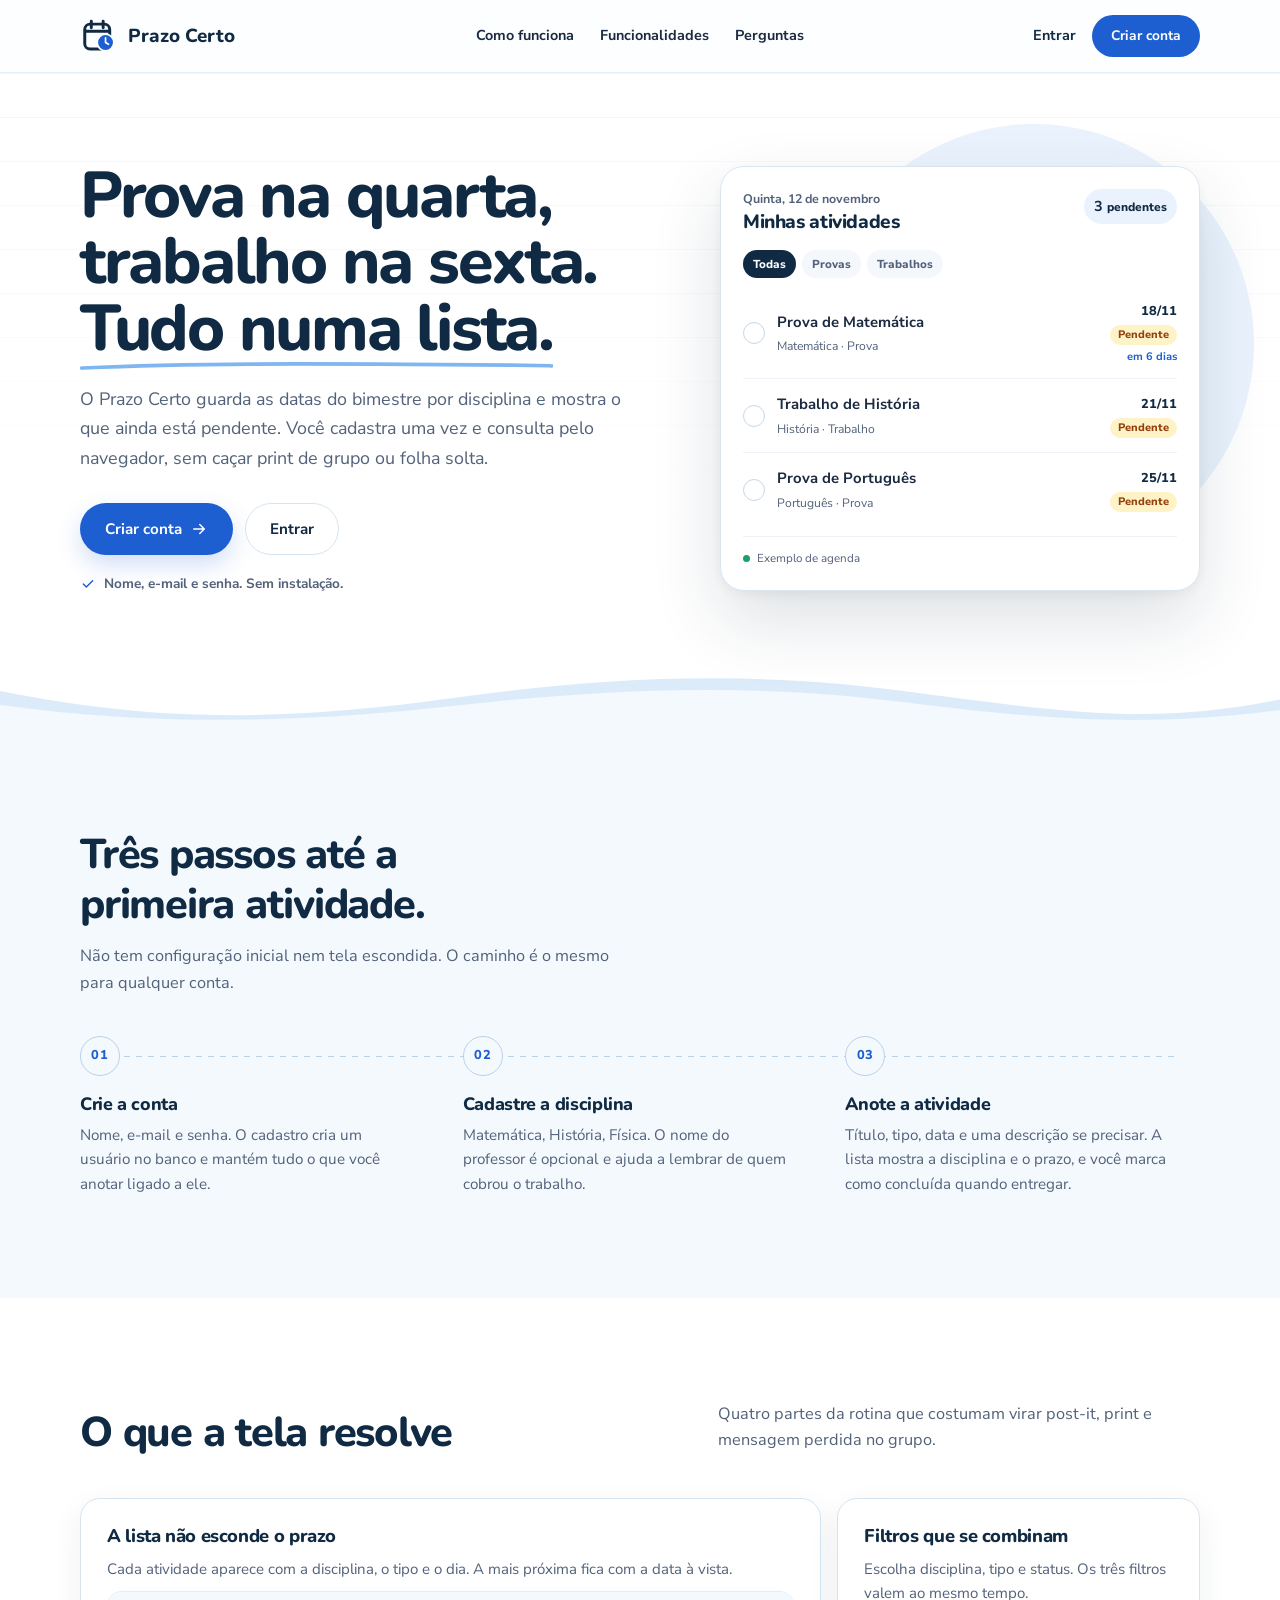
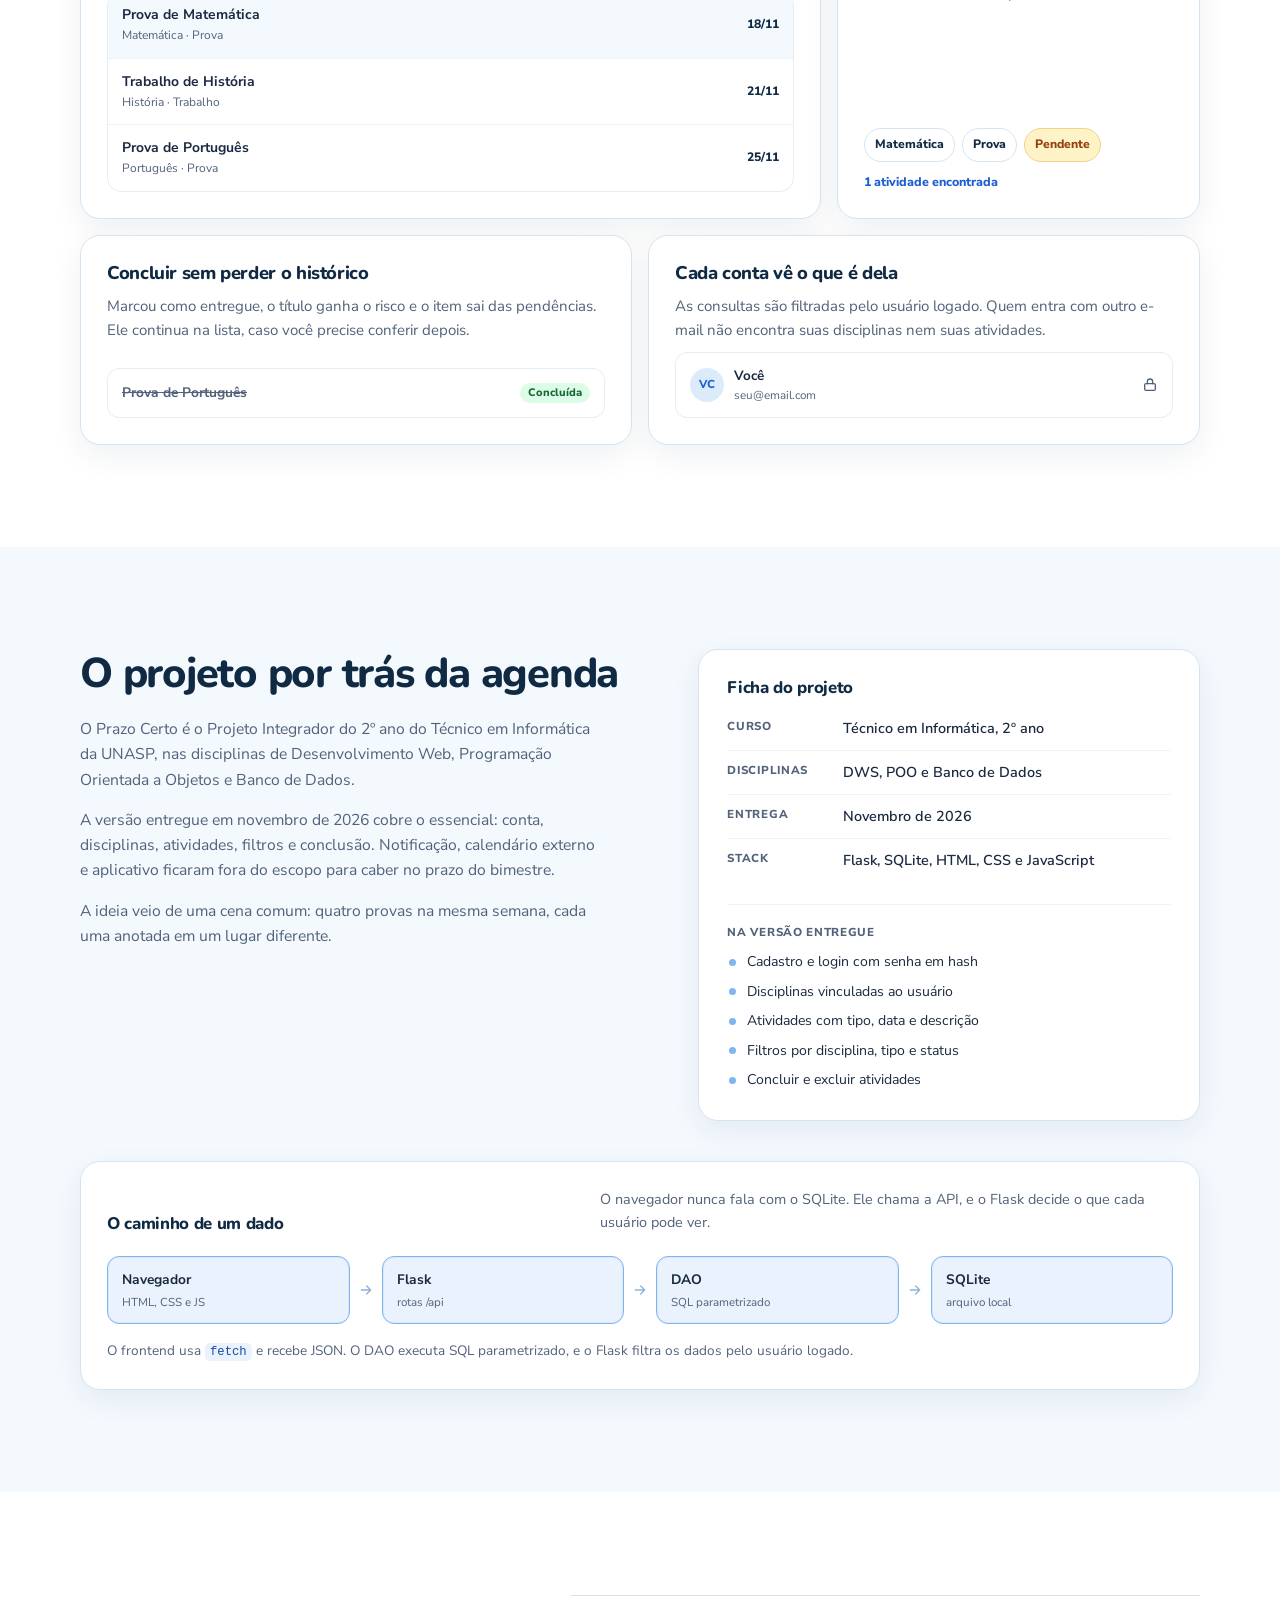
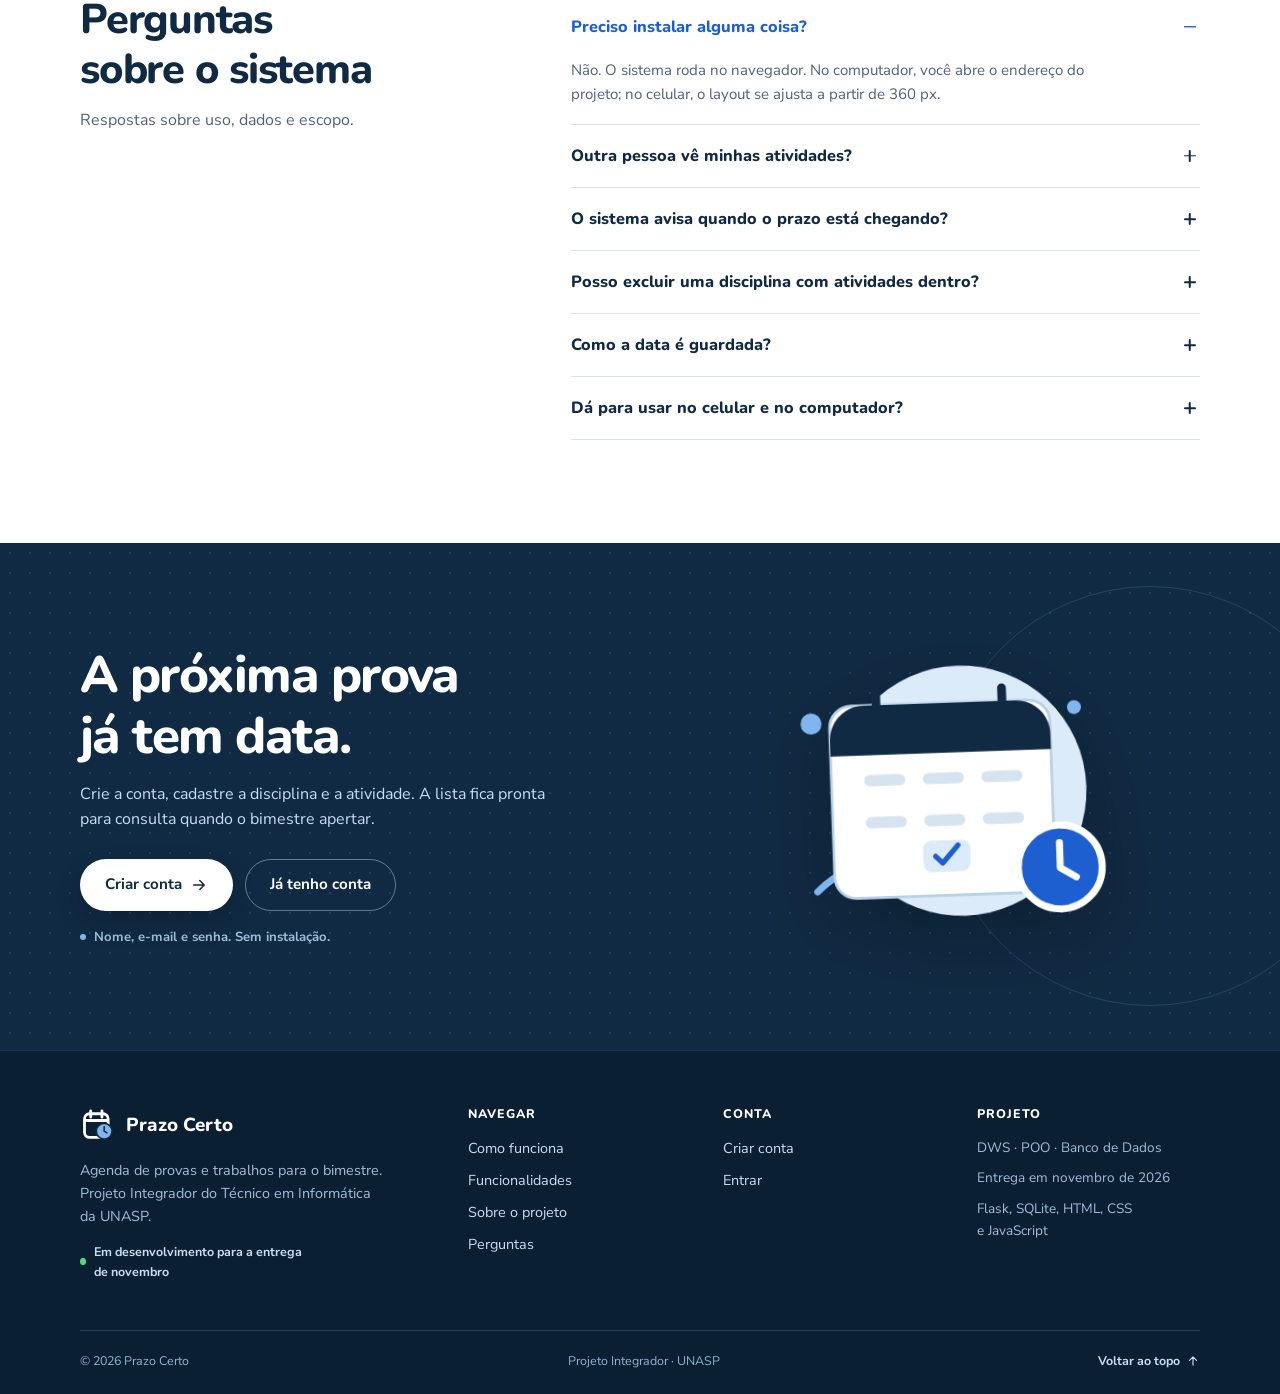
<file: index.html>
<!doctype html>
<html lang="pt-BR" class="no-js">
<head>
  <meta charset="utf-8">
  <meta name="viewport" content="width=device-width, initial-scale=1">
  <meta name="theme-color" content="#102A43">
  <meta name="description" content="Agenda de provas e trabalhos para o bimestre. Cadastre disciplinas, anote prazos e marque o que já entregou. Projeto Integrador do Técnico em Informática da UNASP.">
  <title>Prazo Certo: provas e trabalhos do bimestre em uma lista</title>
  <link rel="icon" href="img/favicon.svg" type="image/svg+xml">
  <link rel="preload" href="img/fonts/nunito-sans-latin.woff2" as="font" type="font/woff2" crossorigin>
  <link rel="preload" href="img/fonts/nunito-latin.woff2" as="font" type="font/woff2" crossorigin>
  <link rel="stylesheet" href="css/estilo.css">
  <script>document.documentElement.classList.replace("no-js", "js");</script>
</head>
<body id="topo">
  <a class="skip-link" href="#conteudo">Pular para o conteúdo</a>

  <header class="site-header" data-header>
    <div class="container header-inner">
      <a class="brand" href="index.html" aria-label="Prazo Certo, página inicial">
        <img src="img/logo.svg" width="38" height="38" alt="">
        <span>Prazo Certo</span>
      </a>

      <nav class="header-nav" aria-label="Navegação principal">
        <a href="#como-funciona">Como funciona</a>
        <a href="#funcionalidades">Funcionalidades</a>
        <a href="#perguntas">Perguntas</a>
      </nav>

      <div class="header-actions">
        <a class="header-login" href="pages/login.html">Entrar</a>
        <a class="button header-cta" href="pages/cadastro.html">Criar conta</a>
      </div>
    </div>
  </header>

  <main id="conteudo">
    <section class="hero" aria-labelledby="hero-title">
      <div class="container hero-grid">
        <div class="hero-copy">
          <h1 id="hero-title">Prova na quarta, trabalho na sexta. <span class="hero-mark">Tudo numa lista.</span></h1>
          <p class="hero-lead">O Prazo Certo guarda as datas do bimestre por disciplina e mostra o que ainda está pendente. Você cadastra uma vez e consulta pelo navegador, sem caçar print de grupo ou folha solta.</p>

          <div class="hero-actions">
            <a class="button button--lg" href="pages/cadastro.html">
              Criar conta
              <svg width="18" height="18" viewBox="0 0 24 24" fill="none" stroke="currentColor" stroke-width="2" stroke-linecap="round" stroke-linejoin="round" aria-hidden="true"><path d="M5 12h14M13 6l6 6-6 6"/></svg>
            </a>
            <a class="button button--lg button--secondary" href="pages/login.html">Entrar</a>
          </div>

          <p class="hero-note">
            <svg width="16" height="16" viewBox="0 0 24 24" fill="none" stroke="currentColor" stroke-width="2.2" stroke-linecap="round" stroke-linejoin="round" aria-hidden="true"><path d="m5 12 4.5 4.5L19 7"/></svg>
            Nome, e-mail e senha. Sem instalação.
          </p>
        </div>

        <div class="hero-visual">
          <div class="hero-halo" aria-hidden="true"></div>

          <article class="agenda-card" aria-label="Exemplo de agenda com três atividades">
            <header class="agenda-head">
              <div>
                <p class="agenda-date">Quinta, 12 de novembro</p>
                <h2 class="agenda-title">Minhas atividades</h2>
              </div>
              <span class="agenda-count"><strong data-agenda-count>3</strong> pendentes</span>
            </header>

            <div class="agenda-filters" aria-hidden="true">
              <span class="agenda-filter is-active">Todas</span>
              <span class="agenda-filter">Provas</span>
              <span class="agenda-filter">Trabalhos</span>
            </div>

            <ul class="agenda-list">
              <li class="agenda-item">
                <span class="agenda-mark" aria-hidden="true">
                  <svg viewBox="0 0 20 20"><path d="m4.5 10.5 3.5 3.5 7-8"/></svg>
                </span>
                <div class="agenda-body">
                  <strong class="agenda-item-title">Prova de Matemática</strong>
                  <span class="agenda-meta">Matemática · Prova</span>
                </div>
                <div class="agenda-side">
                  <time datetime="2026-11-18">18/11</time>
                  <span class="agenda-badge agenda-badge--pending">Pendente</span>
                  <span class="agenda-when">em 6 dias</span>
                </div>
              </li>

              <li class="agenda-item">
                <span class="agenda-mark" aria-hidden="true">
                  <svg viewBox="0 0 20 20"><path d="m4.5 10.5 3.5 3.5 7-8"/></svg>
                </span>
                <div class="agenda-body">
                  <strong class="agenda-item-title">Trabalho de História</strong>
                  <span class="agenda-meta">História · Trabalho</span>
                </div>
                <div class="agenda-side">
                  <time datetime="2026-11-21">21/11</time>
                  <span class="agenda-badge agenda-badge--pending">Pendente</span>
                </div>
              </li>

              <li class="agenda-item" data-agenda-demo>
                <span class="agenda-mark" aria-hidden="true">
                  <svg viewBox="0 0 20 20"><path d="m4.5 10.5 3.5 3.5 7-8"/></svg>
                </span>
                <div class="agenda-body">
                  <strong class="agenda-item-title">Prova de Português</strong>
                  <span class="agenda-meta">Português · Prova</span>
                </div>
                <div class="agenda-side">
                  <time datetime="2026-11-25">25/11</time>
                  <span class="agenda-badge agenda-badge--pending" data-agenda-badge>Pendente</span>
                </div>
              </li>
            </ul>

            <footer class="agenda-foot">
              <span class="agenda-live" aria-hidden="true"></span>
              <span>Exemplo de agenda</span>
            </footer>
          </article>
        </div>
      </div>

      <img class="hero-wave" src="img/onda.svg" width="1440" height="120" alt="">
    </section>

    <section class="steps" id="como-funciona" aria-labelledby="steps-title">
      <div class="container">
        <div class="section-head">
          <h2 id="steps-title">Três passos até a primeira atividade.</h2>
          <p>Não tem configuração inicial nem tela escondida. O caminho é o mesmo para qualquer conta.</p>
        </div>

        <ol class="step-list">
          <li class="step">
            <span class="step-number" aria-hidden="true">01</span>
            <h3>Crie a conta</h3>
            <p>Nome, e-mail e senha. O cadastro cria um usuário no banco e mantém tudo o que você anotar ligado a ele.</p>
          </li>
          <li class="step">
            <span class="step-number" aria-hidden="true">02</span>
            <h3>Cadastre a disciplina</h3>
            <p>Matemática, História, Física. O nome do professor é opcional e ajuda a lembrar de quem cobrou o trabalho.</p>
          </li>
          <li class="step">
            <span class="step-number" aria-hidden="true">03</span>
            <h3>Anote a atividade</h3>
            <p>Título, tipo, data e uma descrição se precisar. A lista mostra a disciplina e o prazo, e você marca como concluída quando entregar.</p>
          </li>
        </ol>
      </div>
    </section>

    <section class="features" id="funcionalidades" aria-labelledby="features-title">
      <div class="container">
        <div class="section-head section-head--split">
          <h2 id="features-title">O que a tela resolve</h2>
          <p>Quatro partes da rotina que costumam virar post-it, print e mensagem perdida no grupo.</p>
        </div>

        <div class="bento">
          <article class="bento-card bento-card--list">
            <h3>A lista não esconde o prazo</h3>
            <p>Cada atividade aparece com a disciplina, o tipo e o dia. A mais próxima fica com a data à vista.</p>
            <div class="mini-list" aria-hidden="true">
              <div class="mini-row mini-row--next">
                <div><strong>Prova de Matemática</strong><span>Matemática · Prova</span></div>
                <time datetime="2026-11-18">18/11</time>
              </div>
              <div class="mini-row">
                <div><strong>Trabalho de História</strong><span>História · Trabalho</span></div>
                <time datetime="2026-11-21">21/11</time>
              </div>
              <div class="mini-row">
                <div><strong>Prova de Português</strong><span>Português · Prova</span></div>
                <time datetime="2026-11-25">25/11</time>
              </div>
            </div>
          </article>

          <article class="bento-card bento-card--filters">
            <h3>Filtros que se combinam</h3>
            <p>Escolha disciplina, tipo e status. Os três filtros valem ao mesmo tempo.</p>
            <div class="mini-filters" aria-hidden="true">
              <span>Matemática</span>
              <span>Prova</span>
              <span>Pendente</span>
            </div>
            <p class="mini-result" aria-hidden="true">1 atividade encontrada</p>
          </article>

          <article class="bento-card bento-card--status">
            <h3>Concluir sem perder o histórico</h3>
            <p>Marcou como entregue, o título ganha o risco e o item sai das pendências. Ele continua na lista, caso você precise conferir depois.</p>
            <div class="mini-status" aria-hidden="true">
              <span class="mini-status-title">Prova de Português</span>
              <span class="agenda-badge agenda-badge--done">Concluída</span>
            </div>
          </article>

          <article class="bento-card bento-card--account">
            <h3>Cada conta vê o que é dela</h3>
            <p>As consultas são filtradas pelo usuário logado. Quem entra com outro e-mail não encontra suas disciplinas nem suas atividades.</p>
            <div class="mini-account" aria-hidden="true">
              <span class="mini-avatar">VC</span>
              <span class="mini-account-text"><strong>Você</strong><small>seu@email.com</small></span>
              <svg width="16" height="16" viewBox="0 0 24 24" fill="none" stroke="currentColor" stroke-width="2" stroke-linecap="round" stroke-linejoin="round"><rect x="4" y="10" width="16" height="10" rx="2"/><path d="M8 10V7a4 4 0 0 1 8 0v3"/></svg>
            </div>
          </article>
        </div>
      </div>
    </section>

    <section class="project" id="projeto" aria-labelledby="project-title">
      <div class="container project-grid">
        <div class="project-copy">
          <h2 id="project-title">O projeto por trás da agenda</h2>
          <p>O Prazo Certo é o Projeto Integrador do 2º ano do Técnico em Informática da UNASP, nas disciplinas de Desenvolvimento Web, Programação Orientada a Objetos e Banco de Dados.</p>
          <p>A versão entregue em novembro de 2026 cobre o essencial: conta, disciplinas, atividades, filtros e conclusão. Notificação, calendário externo e aplicativo ficaram fora do escopo para caber no prazo do bimestre.</p>
          <p>A ideia veio de uma cena comum: quatro provas na mesma semana, cada uma anotada em um lugar diferente.</p>
        </div>

        <aside class="project-card" aria-labelledby="ficha-title">
          <h3 id="ficha-title">Ficha do projeto</h3>
          <dl>
            <div><dt>Curso</dt><dd>Técnico em Informática, 2º ano</dd></div>
            <div><dt>Disciplinas</dt><dd>DWS, POO e Banco de Dados</dd></div>
            <div><dt>Entrega</dt><dd>Novembro de 2026</dd></div>
            <div><dt>Stack</dt><dd>Flask, SQLite, HTML, CSS e JavaScript</dd></div>
          </dl>

          <div class="project-scope">
            <h4>Na versão entregue</h4>
            <ul>
              <li>Cadastro e login com senha em hash</li>
              <li>Disciplinas vinculadas ao usuário</li>
              <li>Atividades com tipo, data e descrição</li>
              <li>Filtros por disciplina, tipo e status</li>
              <li>Concluir e excluir atividades</li>
            </ul>
          </div>
        </aside>
      </div>

      <div class="container">
        <div class="arch">
          <div class="arch-head">
            <h3>O caminho de um dado</h3>
            <p>O navegador nunca fala com o SQLite. Ele chama a API, e o Flask decide o que cada usuário pode ver.</p>
          </div>

          <ol class="arch-flow">
            <li class="arch-node"><strong>Navegador</strong><span>HTML, CSS e JS</span></li>
            <li class="arch-arrow" aria-hidden="true"><svg width="16" height="16" viewBox="0 0 24 24" fill="none" stroke="currentColor" stroke-width="2" stroke-linecap="round" stroke-linejoin="round"><path d="M5 12h14M13 6l6 6-6 6"/></svg></li>
            <li class="arch-node"><strong>Flask</strong><span>rotas /api</span></li>
            <li class="arch-arrow" aria-hidden="true"><svg width="16" height="16" viewBox="0 0 24 24" fill="none" stroke="currentColor" stroke-width="2" stroke-linecap="round" stroke-linejoin="round"><path d="M5 12h14M13 6l6 6-6 6"/></svg></li>
            <li class="arch-node"><strong>DAO</strong><span>SQL parametrizado</span></li>
            <li class="arch-arrow" aria-hidden="true"><svg width="16" height="16" viewBox="0 0 24 24" fill="none" stroke="currentColor" stroke-width="2" stroke-linecap="round" stroke-linejoin="round"><path d="M5 12h14M13 6l6 6-6 6"/></svg></li>
            <li class="arch-node"><strong>SQLite</strong><span>arquivo local</span></li>
          </ol>

          <p class="arch-note">O frontend usa <code>fetch</code> e recebe JSON. O DAO executa SQL parametrizado, e o Flask filtra os dados pelo usuário logado.</p>
        </div>
      </div>
    </section>

    <section class="faq" id="perguntas" aria-labelledby="faq-title">
      <div class="container faq-grid">
        <div class="faq-intro">
          <h2 id="faq-title">Perguntas sobre o sistema</h2>
          <p>Respostas sobre uso, dados e escopo.</p>
        </div>

        <div class="faq-list">
          <details name="perguntas" open>
            <summary>
              <span class="faq-question">Preciso instalar alguma coisa?</span>
              <span class="faq-icon" aria-hidden="true"></span>
            </summary>
            <p>Não. O sistema roda no navegador. No computador, você abre o endereço do projeto; no celular, o layout se ajusta a partir de 360 px.</p>
          </details>

          <details name="perguntas">
            <summary>
              <span class="faq-question">Outra pessoa vê minhas atividades?</span>
              <span class="faq-icon" aria-hidden="true"></span>
            </summary>
            <p>Não. Cada conta acessa apenas as disciplinas e atividades cadastradas nela. As consultas são filtradas pelo usuário que está logado.</p>
          </details>

          <details name="perguntas">
            <summary>
              <span class="faq-question">O sistema avisa quando o prazo está chegando?</span>
              <span class="faq-icon" aria-hidden="true"></span>
            </summary>
            <p>Ainda não. A data aparece na lista, mas não há e-mail, notificação ou alarme. Você precisa abrir a agenda para conferir.</p>
          </details>

          <details name="perguntas">
            <summary>
              <span class="faq-question">Posso excluir uma disciplina com atividades dentro?</span>
              <span class="faq-icon" aria-hidden="true"></span>
            </summary>
            <p>Pode. As atividades ligadas a ela são apagadas junto, por causa da exclusão em cascata configurada no banco. Se quiser guardar o histórico, marque a atividade como concluída em vez de excluir.</p>
          </details>

          <details name="perguntas">
            <summary>
              <span class="faq-question">Como a data é guardada?</span>
              <span class="faq-icon" aria-hidden="true"></span>
            </summary>
            <p>No formato AAAA-MM-DD, como texto. O SQLite não tem um tipo de data próprio, e esse formato ordena corretamente sem depender do idioma do navegador.</p>
          </details>

          <details name="perguntas">
            <summary>
              <span class="faq-question">Dá para usar no celular e no computador?</span>
              <span class="faq-icon" aria-hidden="true"></span>
            </summary>
            <p>Sim. A conta é a mesma nos dois. O layout foi testado em 360, 768 e 1200 px, e a navegação por pill continua no topo.</p>
          </details>
        </div>
      </div>
    </section>

    <section class="cta" aria-labelledby="cta-title">
      <div class="container cta-grid">
        <div class="cta-copy">
          <h2 id="cta-title">A próxima prova já tem data.</h2>
          <p>Crie a conta, cadastre a disciplina e a atividade. A lista fica pronta para consulta quando o bimestre apertar.</p>
          <div class="hero-actions cta-actions">
            <a class="button button--lg button--light" href="pages/cadastro.html">
              Criar conta
              <svg width="18" height="18" viewBox="0 0 24 24" fill="none" stroke="currentColor" stroke-width="2" stroke-linecap="round" stroke-linejoin="round" aria-hidden="true"><path d="M5 12h14M13 6l6 6-6 6"/></svg>
            </a>
            <a class="button button--lg button--ghost-light" href="pages/login.html">Já tenho conta</a>
          </div>
          <p class="cta-note">Nome, e-mail e senha. Sem instalação.</p>
        </div>

        <div class="cta-art" aria-hidden="true">
          <img src="img/hero-calendario.svg" width="480" height="360" alt="" loading="lazy">
        </div>
      </div>
    </section>
  </main>

  <footer class="site-footer" aria-label="Rodapé">
    <div class="container footer-grid">
      <div class="footer-brand">
        <a class="brand brand--light" href="index.html" aria-label="Prazo Certo, página inicial">
          <img src="img/logo-branco.svg" width="36" height="36" alt="">
          <span>Prazo Certo</span>
        </a>
        <p>Agenda de provas e trabalhos para o bimestre. Projeto Integrador do Técnico em Informática da UNASP.</p>
        <p class="footer-status"><span class="footer-status-dot" aria-hidden="true"></span>Em desenvolvimento para a entrega de novembro</p>
      </div>

      <nav class="footer-col" aria-labelledby="footer-nav">
        <h3 id="footer-nav">Navegar</h3>
        <a href="#como-funciona">Como funciona</a>
        <a href="#funcionalidades">Funcionalidades</a>
        <a href="#projeto">Sobre o projeto</a>
        <a href="#perguntas">Perguntas</a>
      </nav>

      <nav class="footer-col" aria-labelledby="footer-conta">
        <h3 id="footer-conta">Conta</h3>
        <a href="pages/cadastro.html">Criar conta</a>
        <a href="pages/login.html">Entrar</a>
      </nav>

      <div class="footer-col footer-col--project">
        <h3>Projeto</h3>
        <p>DWS · POO · Banco de Dados</p>
        <p>Entrega em novembro de 2026</p>
        <p>Flask, SQLite, HTML, CSS e JavaScript</p>
      </div>
    </div>

    <div class="container footer-bottom">
      <p>© 2026 Prazo Certo</p>
      <p>Projeto Integrador · UNASP</p>
      <a href="#topo">
        Voltar ao topo
        <svg width="14" height="14" viewBox="0 0 24 24" fill="none" stroke="currentColor" stroke-width="2" stroke-linecap="round" stroke-linejoin="round" aria-hidden="true"><path d="M12 19V5M6 11l6-6 6 6"/></svg>
      </a>
    </div>
  </footer>

  <script src="js/inicio.js" defer></script>
</body>
</html>
</file>
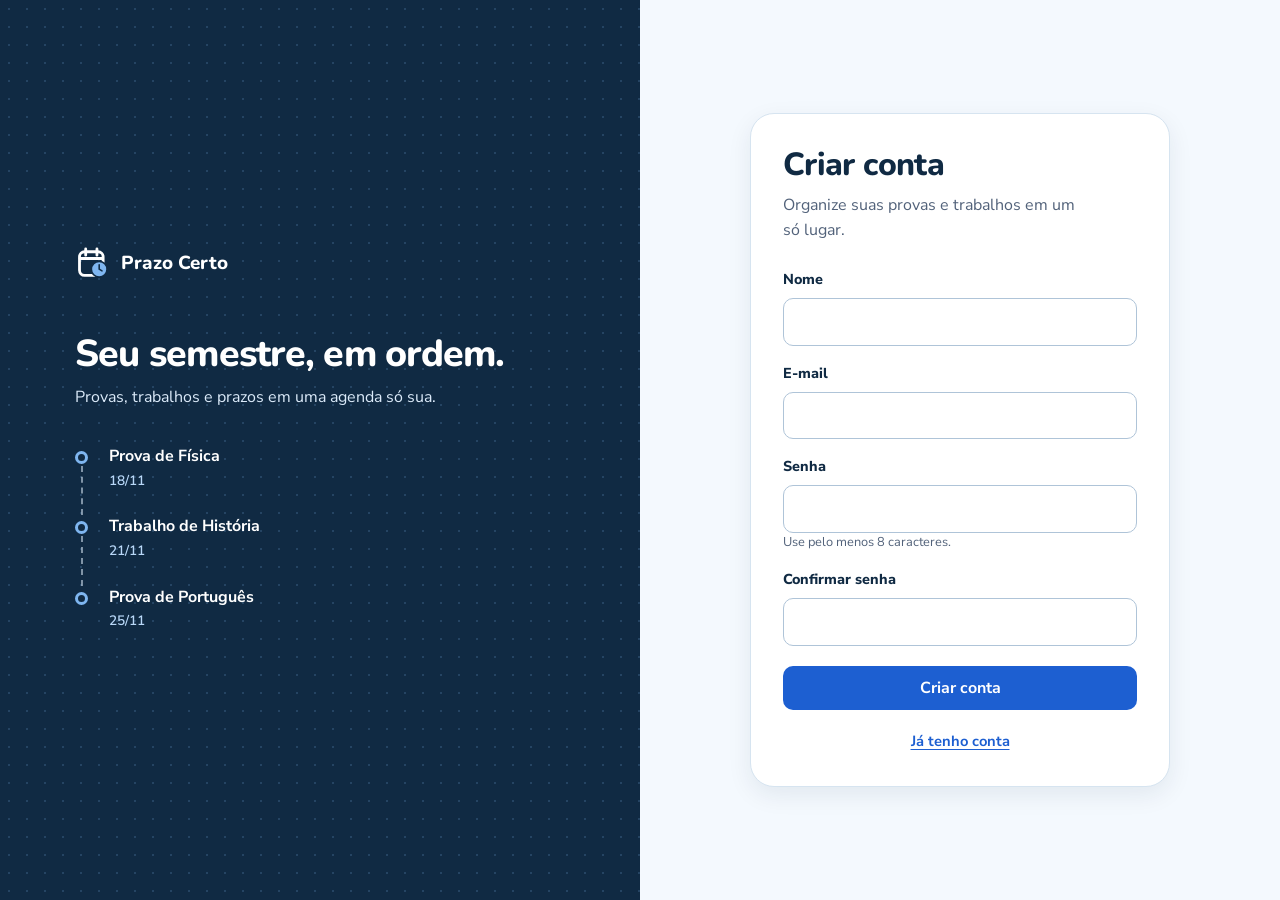
<file: pages/cadastro.html>
<!doctype html>
<html lang="pt-BR">
<head>
  <meta charset="utf-8">
  <meta name="viewport" content="width=device-width, initial-scale=1">
  <title>Criar conta — Prazo Certo</title>
  <link rel="icon" href="../img/favicon.svg" type="image/svg+xml">
  <link rel="stylesheet" href="../css/estilo.css">
</head>
<body>
  <main class="auth-layout" aria-label="Criação de conta">
    <aside class="auth-brand-panel" aria-label="Apresentação da marca">
      <div class="auth-brand-content">
        <a class="brand brand--light" href="../index.html" aria-label="Prazo Certo — início">
          <img src="../img/logo-branco.svg" width="36" height="36" alt="">
          <span>Prazo Certo</span>
        </a>
        <h1>Seu semestre, em ordem.</h1>
        <p>Provas, trabalhos e prazos em uma agenda só sua.</p>
        <ol class="auth-timeline" aria-label="Exemplo de próximos prazos">
          <li>Prova de Física<time datetime="2026-11-18">18/11</time></li>
          <li>Trabalho de História<time datetime="2026-11-21">21/11</time></li>
          <li>Prova de Português<time datetime="2026-11-25">25/11</time></li>
        </ol>
      </div>
    </aside>

    <section class="auth-main" aria-label="Cadastro de conta">
      <div class="auth-card">
        <h2>Criar conta</h2>
        <p>Organize suas provas e trabalhos em um só lugar.</p>

        <form id="form-cadastro" class="form-stack" action="#" method="post">
          <div class="field">
            <label for="nome">Nome</label>
            <input id="nome" name="nome" type="text" autocomplete="name" maxlength="100" required>
          </div>
          <div class="field">
            <label for="email">E-mail</label>
            <input id="email" name="email" type="email" autocomplete="email" required>
          </div>
          <div class="field">
            <label for="senha">Senha</label>
            <input id="senha" name="senha" type="password" autocomplete="new-password" minlength="8" required>
            <p class="field-help">Use pelo menos 8 caracteres.</p>
          </div>
          <div class="field">
            <label for="confirmar-senha">Confirmar senha</label>
            <input id="confirmar-senha" name="confirmar_senha" type="password" autocomplete="new-password" minlength="8" required>
          </div>
          <div id="erro-cadastro" class="form-error" role="alert" tabindex="-1" hidden></div>
          <button id="btn-cadastrar" class="auth-submit" type="submit">Criar conta</button>
        </form>

        <nav class="auth-links auth-links--spaced" aria-label="Links da conta">
          <a id="link-login" href="login.html">Já tenho conta</a>
        </nav>
      </div>
    </section>
  </main>
  <noscript>Ative o JavaScript para usar a agenda.</noscript>
</body>
</html>
</file>
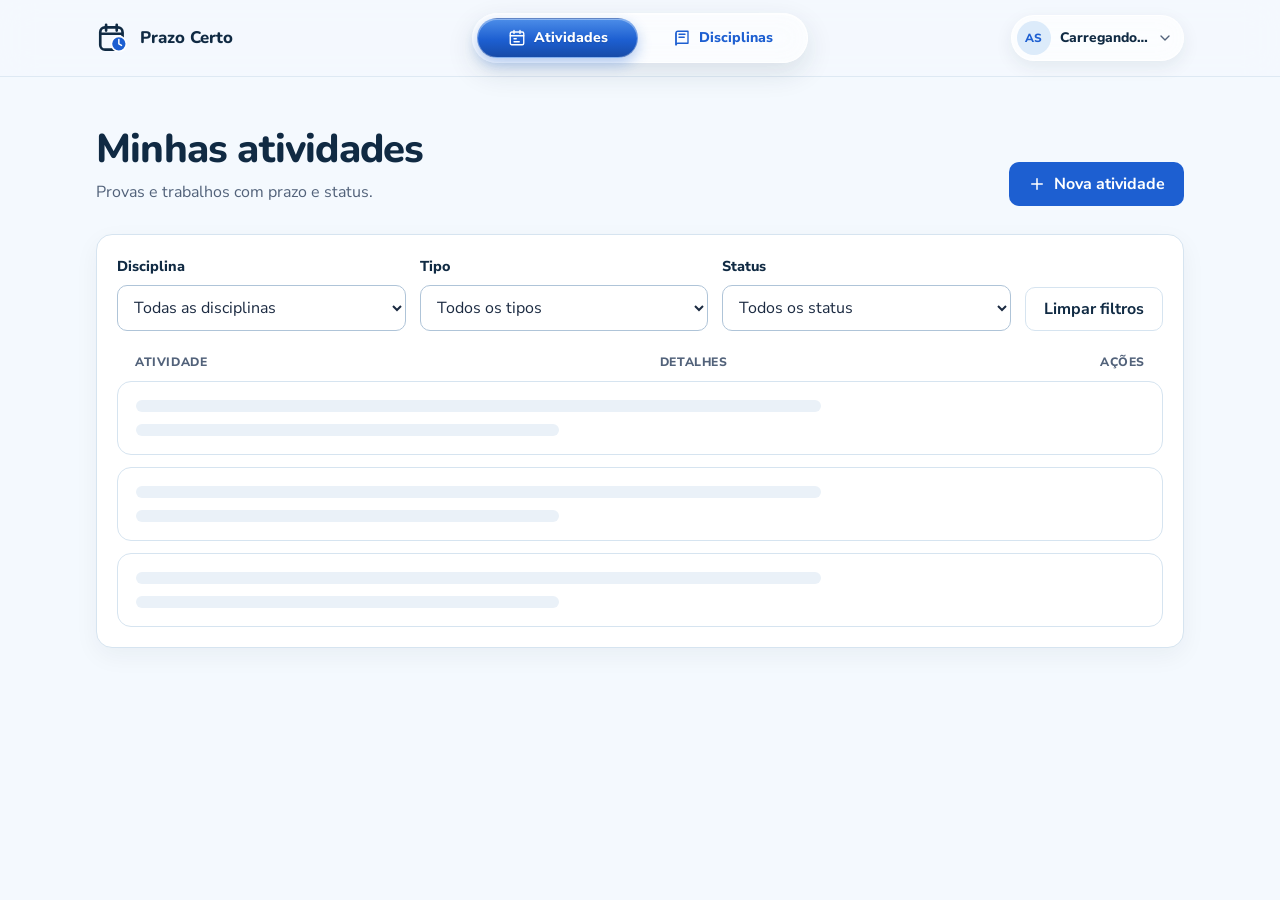
<file: pages/dashboard.html>
<!doctype html>
<html lang="pt-BR">
<head>
  <meta charset="utf-8">
  <meta name="viewport" content="width=device-width, initial-scale=1">
  <title>Minhas atividades — Prazo Certo</title>
  <link rel="icon" href="../img/favicon.svg" type="image/svg+xml">
  <link rel="stylesheet" href="../css/estilo.css">
</head>
<body>
  <a class="skip-link" href="#conteudo-principal">Pular para o conteúdo</a>
  <div class="app-shell">
    <header class="app-topbar">
      <div class="app-topbar__inner">
        <a class="brand app-brand" href="../index.html" aria-label="Prazo Certo — início">
          <img src="../img/logo.svg" width="34" height="34" alt="">
          <span>Prazo Certo</span>
        </a>

        <nav class="app-nav" aria-label="Navegação do sistema">
          <a href="dashboard.html" aria-current="page">
            <svg viewBox="0 0 24 24" fill="none" stroke="currentColor" stroke-width="1.8" stroke-linecap="round" stroke-linejoin="round" aria-hidden="true" focusable="false"><rect x="3" y="4" width="18" height="17" rx="2"/><path d="M16 2v4M8 2v4M3 9h18M8 13h3M8 17h7"/></svg>
            <span>Atividades</span>
          </a>
          <a href="disciplinas.html">
            <svg viewBox="0 0 24 24" fill="none" stroke="currentColor" stroke-width="1.8" stroke-linecap="round" stroke-linejoin="round" aria-hidden="true" focusable="false"><path d="M4 5.5A2.5 2.5 0 0 1 6.5 3H20v16H6.5A2.5 2.5 0 0 0 4 21V5.5Z"/><path d="M4 5.5V21M8 7h8M8 11h7"/></svg>
            <span>Disciplinas</span>
          </a>
        </nav>

        <details class="account-menu">
          <summary class="account-trigger" aria-label="Abrir menu da conta">
            <span class="account-avatar" aria-hidden="true">AS</span>
            <span class="account-name" id="usuario-nome">Carregando…</span>
            <svg class="account-chevron" width="16" height="16" viewBox="0 0 24 24" fill="none" stroke="currentColor" stroke-width="2" stroke-linecap="round" stroke-linejoin="round" aria-hidden="true" focusable="false"><path d="m6 9 6 6 6-6"/></svg>
          </summary>
          <div class="account-panel">
            <p class="account-label">Conta</p>
            <p class="account-email" id="usuario-email">Sua conta</p>
            <button id="btn-sair" type="button" class="button button--outline account-logout">
              <svg width="18" height="18" viewBox="0 0 24 24" fill="none" stroke="currentColor" stroke-width="1.8" stroke-linecap="round" stroke-linejoin="round" aria-hidden="true" focusable="false"><path d="M10 17l5-5-5-5M15 12H3"/><path d="M12 3h6a2 2 0 0 1 2 2v14a2 2 0 0 1-2 2h-6"/></svg>
              Sair
            </button>
          </div>
        </details>
      </div>
    </header>

    <main id="conteudo-principal" class="app-content" aria-label="Conteúdo principal">
      <header class="page-heading">
        <div>
          <div class="heading-title-row">
            <h1>Minhas atividades</h1>
            <span id="contador-atividades" class="count-pill" hidden></span>
          </div>
          <p>Provas e trabalhos com prazo e status.</p>
        </div>
        <button id="btn-nova-atividade" type="button">
          <svg width="18" height="18" viewBox="0 0 24 24" fill="none" stroke="currentColor" stroke-width="2" stroke-linecap="round" aria-hidden="true" focusable="false"><path d="M12 5v14M5 12h14"/></svg>
          Nova atividade
        </button>
      </header>

      <section class="panel" aria-label="Área de atividades">
        <section class="filters" aria-label="Filtros">
          <div class="field">
            <label for="filtro-disciplina">Disciplina</label>
            <select id="filtro-disciplina" name="filtro_disciplina">
              <option value="">Todas as disciplinas</option>
            </select>
          </div>
          <div class="field">
            <label for="filtro-tipo">Tipo</label>
            <select id="filtro-tipo" name="filtro_tipo">
              <option value="">Todos os tipos</option>
              <option value="prova">Prova</option>
              <option value="trabalho">Trabalho</option>
            </select>
          </div>
          <div class="field">
            <label for="filtro-status">Status</label>
            <select id="filtro-status" name="filtro_status">
              <option value="">Todos os status</option>
              <option value="pendente">Pendente</option>
              <option value="concluida">Concluída</option>
            </select>
          </div>
          <button id="btn-limpar-filtros" class="button button--secondary" type="button">Limpar filtros</button>
        </section>

        <div class="list-heading" aria-hidden="true">
          <span>Atividade</span><span>Detalhes</span><span>Ações</span>
        </div>
        <ul id="lista-atividades" class="activity-list" aria-label="Lista de atividades"></ul>

        <section id="estado-carregando" class="skeleton-list" aria-label="Carregando atividades">
          <p class="sr-only" role="status">Carregando atividades…</p>
          <div class="skeleton-card" aria-hidden="true"><span class="skeleton-line skeleton-line--medium"></span><span class="skeleton-line skeleton-line--short"></span></div>
          <div class="skeleton-card" aria-hidden="true"><span class="skeleton-line skeleton-line--medium"></span><span class="skeleton-line skeleton-line--short"></span></div>
          <div class="skeleton-card" aria-hidden="true"><span class="skeleton-line skeleton-line--medium"></span><span class="skeleton-line skeleton-line--short"></span></div>
        </section>

        <section id="estado-vazio" class="state-box" hidden>
          <h2>Nenhuma atividade cadastrada.</h2>
          <p>Comece pela primeira prova ou trabalho.</p>
          <button id="btn-nova-atividade-vazio" type="button">Nova atividade</button>
        </section>

        <section id="estado-sem-resultado" class="state-box" hidden>
          <h2>Nenhum resultado encontrado.</h2>
          <p>Nenhuma atividade com esses filtros. Ajuste ou limpe os filtros.</p>
        </section>

        <section id="estado-erro" class="state-box state-box--error" role="alert" hidden>
          <h2>Não foi possível carregar suas atividades.</h2>
          <button id="btn-tentar-novamente" class="button button--secondary" type="button">Tentar novamente</button>
        </section>
      </section>

      <template id="template-atividade">
        <li class="activity-card atividade" data-id="" data-status="pendente" data-tipo="prova">
          <div class="activity-main">
            <h3 data-campo="titulo"></h3>
            <p data-campo="disciplina"></p>
          </div>
          <div class="activity-meta">
            <div class="meta-cell"><span class="meta-label">Tipo</span><span class="badge badge--neutral badge-tipo" data-campo="tipo"></span></div>
            <div class="meta-cell"><span class="meta-label">Prazo</span><time data-campo="data_prazo" datetime=""></time></div>
            <div class="meta-cell"><span class="meta-label">Status</span><span class="badge badge-status" data-campo="status"></span></div>
          </div>
          <div class="activity-actions" aria-label="Ações da atividade">
            <button class="icon-button" type="button" data-action="concluir" aria-label="Concluir atividade">
              <svg width="19" height="19" viewBox="0 0 24 24" fill="none" stroke="currentColor" stroke-width="2" stroke-linecap="round" stroke-linejoin="round" aria-hidden="true" focusable="false"><path d="m5 12 4 4L19 6"/></svg>
            </button>
            <button class="icon-button" type="button" data-action="editar" aria-label="Editar atividade">
              <svg width="19" height="19" viewBox="0 0 24 24" fill="none" stroke="currentColor" stroke-width="1.8" stroke-linecap="round" stroke-linejoin="round" aria-hidden="true" focusable="false"><path d="m15 5 4 4M4 20l4.5-1 10.8-10.8a2.1 2.1 0 0 0-3-3L5.5 16 4 20Z"/></svg>
            </button>
            <button class="icon-button icon-button--danger" type="button" data-action="excluir" aria-label="Excluir atividade">
              <svg width="19" height="19" viewBox="0 0 24 24" fill="none" stroke="currentColor" stroke-width="1.8" stroke-linecap="round" stroke-linejoin="round" aria-hidden="true" focusable="false"><path d="M3 6h18M8 6V4h8v2m3 0-1 14H6L5 6m4 4v6m6-6v6"/></svg>
            </button>
          </div>
        </li>
      </template>
    </main>
  </div>

  <dialog id="dialog-atividade" class="dialog" aria-labelledby="dialog-titulo">
    <h2 id="dialog-titulo">Nova atividade</h2>
    <form id="form-atividade" class="dialog-form" action="#" method="post">
      <input id="atividade-id" type="hidden" name="atividade_id" value="">
      <div id="erro-atividade" class="form-error" role="alert" hidden></div>
      <div id="aviso-sem-disciplinas" class="dialog-warning" hidden>
        Você precisa cadastrar uma disciplina antes de criar uma atividade.
        <a href="disciplinas.html">Cadastrar disciplina</a>
      </div>
      <div class="field">
        <label for="atividade-titulo">Título</label>
        <input id="atividade-titulo" name="titulo" type="text" maxlength="150" required>
      </div>
      <div class="field">
        <label for="atividade-disciplina">Disciplina</label>
        <select id="atividade-disciplina" name="id_disciplina" required>
          <option value="">Selecione uma disciplina</option>
        </select>
      </div>
      <div class="field">
        <label for="atividade-tipo">Tipo</label>
        <select id="atividade-tipo" name="tipo" required>
          <option value="prova">Prova</option>
          <option value="trabalho">Trabalho</option>
        </select>
      </div>
      <div class="field">
        <label for="atividade-data">Data do prazo</label>
        <input id="atividade-data" name="data_prazo" type="date" required>
      </div>
      <div class="field">
        <label for="atividade-descricao">Descrição <span class="muted">(opcional)</span></label>
        <textarea id="atividade-descricao" name="descricao" rows="3"></textarea>
      </div>
      <div class="dialog-actions">
        <button id="btn-cancelar-atividade" class="button button--secondary" type="button">Cancelar</button>
        <button type="submit">Salvar</button>
      </div>
    </form>
  </dialog>

  <dialog id="dialog-excluir" class="dialog" aria-labelledby="dialog-excluir-titulo">
    <h2 id="dialog-excluir-titulo">Excluir atividade?</h2>
    <p>Tem certeza de que deseja excluir esta atividade?</p>
    <p id="excluir-titulo" class="dialog-warning"></p>
    <p class="muted">Essa ação não pode ser desfeita.</p>
    <div class="dialog-actions">
      <button id="btn-cancelar-excluir" class="button button--secondary" type="button">Cancelar</button>
      <button id="btn-confirmar-excluir" class="button--danger" type="button">Excluir</button>
    </div>
  </dialog>

  <div id="toast" class="toast" role="status" aria-live="polite" hidden></div>
  <noscript>Ative o JavaScript para usar a agenda.</noscript>
</body>
</html>
</file>
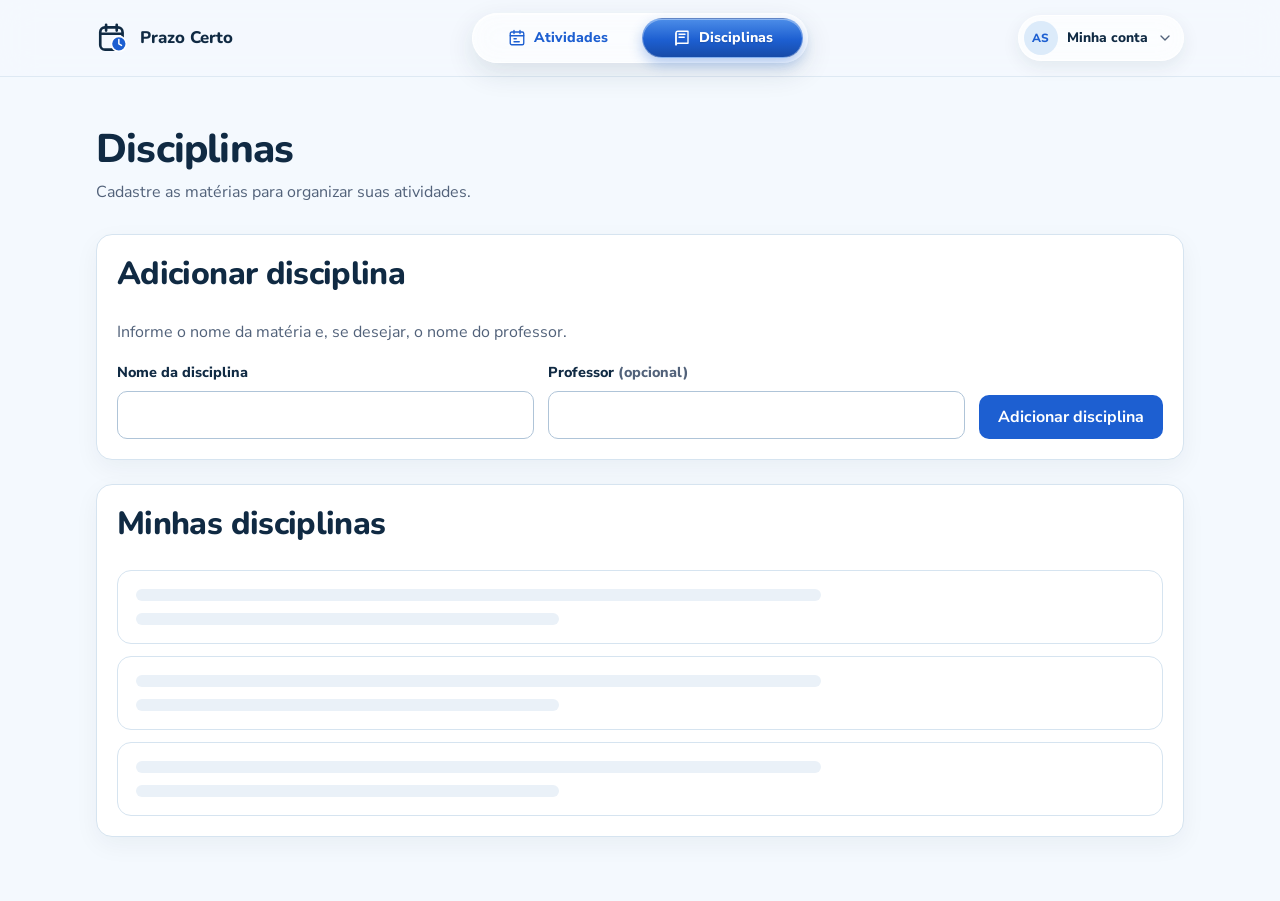
<file: pages/disciplinas.html>
<!doctype html>
<html lang="pt-BR">
<head>
  <meta charset="utf-8">
  <meta name="viewport" content="width=device-width, initial-scale=1">
  <title>Disciplinas — Prazo Certo</title>
  <link rel="icon" href="../img/favicon.svg" type="image/svg+xml">
  <link rel="stylesheet" href="../css/estilo.css">
</head>
<body>
  <a class="skip-link" href="#conteudo-principal">Pular para o conteúdo</a>
  <div class="app-shell">
    <header class="app-topbar">
      <div class="app-topbar__inner">
        <a class="brand app-brand" href="../index.html" aria-label="Prazo Certo — início">
          <img src="../img/logo.svg" width="34" height="34" alt="">
          <span>Prazo Certo</span>
        </a>

        <nav class="app-nav" aria-label="Navegação do sistema">
          <a href="dashboard.html">
            <svg viewBox="0 0 24 24" fill="none" stroke="currentColor" stroke-width="1.8" stroke-linecap="round" stroke-linejoin="round" aria-hidden="true" focusable="false"><rect x="3" y="4" width="18" height="17" rx="2"/><path d="M16 2v4M8 2v4M3 9h18M8 13h3M8 17h7"/></svg>
            <span>Atividades</span>
          </a>
          <a href="disciplinas.html" aria-current="page">
            <svg viewBox="0 0 24 24" fill="none" stroke="currentColor" stroke-width="1.8" stroke-linecap="round" stroke-linejoin="round" aria-hidden="true" focusable="false"><path d="M4 5.5A2.5 2.5 0 0 1 6.5 3H20v16H6.5A2.5 2.5 0 0 0 4 21V5.5Z"/><path d="M4 5.5V21M8 7h8M8 11h7"/></svg>
            <span>Disciplinas</span>
          </a>
        </nav>

        <details class="account-menu">
          <summary class="account-trigger" aria-label="Abrir menu da conta">
            <span class="account-avatar" aria-hidden="true">AS</span>
            <span class="account-name" id="usuario-nome">Minha conta</span>
            <svg class="account-chevron" width="16" height="16" viewBox="0 0 24 24" fill="none" stroke="currentColor" stroke-width="2" stroke-linecap="round" stroke-linejoin="round" aria-hidden="true" focusable="false"><path d="m6 9 6 6 6-6"/></svg>
          </summary>
          <div class="account-panel">
            <p class="account-label">Conta</p>
            <p class="account-email" id="usuario-email">Área do estudante</p>
            <button id="btn-sair" type="button" class="button button--outline account-logout">
              <svg width="18" height="18" viewBox="0 0 24 24" fill="none" stroke="currentColor" stroke-width="1.8" stroke-linecap="round" stroke-linejoin="round" aria-hidden="true" focusable="false"><path d="M10 17l5-5-5-5M15 12H3"/><path d="M12 3h6a2 2 0 0 1 2 2v14a2 2 0 0 1-2 2h-6"/></svg>
              Sair
            </button>
          </div>
        </details>
      </div>
    </header>

    <main id="conteudo-principal" class="app-content" aria-label="Conteúdo principal">
      <header class="page-heading">
        <div>
          <h1>Disciplinas</h1>
          <p>Cadastre as matérias para organizar suas atividades.</p>
        </div>
      </header>

      <section class="panel discipline-form-panel" aria-label="Cadastrar disciplina">
        <h2>Adicionar disciplina</h2>
        <p>Informe o nome da matéria e, se desejar, o nome do professor.</p>
        <form id="form-disciplina" class="discipline-form" action="#" method="post">
          <div class="field">
            <label for="disciplina-nome">Nome da disciplina</label>
            <input id="disciplina-nome" name="nome" type="text" maxlength="100" required>
          </div>
          <div class="field">
            <label for="disciplina-professor">Professor <span class="muted">(opcional)</span></label>
            <input id="disciplina-professor" name="professor" type="text" maxlength="100">
          </div>
          <button type="submit">Adicionar disciplina</button>
        </form>
        <div id="erro-disciplina" class="form-error" role="alert" tabindex="-1" hidden></div>
      </section>

      <section class="panel" aria-label="Disciplinas cadastradas">
        <h2>Minhas disciplinas</h2>
        <ul id="lista-disciplinas" class="discipline-list" aria-label="Lista de disciplinas"></ul>

        <section id="estado-carregando-disciplinas" class="skeleton-list" aria-label="Carregando disciplinas">
          <p class="sr-only" role="status">Carregando disciplinas…</p>
          <div class="skeleton-card" aria-hidden="true"><span class="skeleton-line skeleton-line--medium"></span><span class="skeleton-line skeleton-line--short"></span></div>
          <div class="skeleton-card" aria-hidden="true"><span class="skeleton-line skeleton-line--medium"></span><span class="skeleton-line skeleton-line--short"></span></div>
          <div class="skeleton-card" aria-hidden="true"><span class="skeleton-line skeleton-line--medium"></span><span class="skeleton-line skeleton-line--short"></span></div>
        </section>

        <section id="estado-vazio-disciplinas" class="state-box" hidden>
          <h3>Nenhuma disciplina cadastrada.</h3>
          <p>Use o formulário acima para cadastrar a primeira.</p>
        </section>

        <section id="estado-erro-disciplinas" class="state-box state-box--error" role="alert" hidden>
          <h3>Não foi possível carregar suas disciplinas.</h3>
          <button id="btn-tentar-novamente-disciplinas" class="button button--secondary" type="button">Tentar novamente</button>
        </section>
      </section>

      <template id="template-disciplina">
        <li class="discipline-card disciplina" data-id="">
          <div class="discipline-main">
            <h3 data-campo="nome"></h3>
            <p data-campo="professor"></p>
          </div>
          <button class="icon-button icon-button--danger" type="button" data-action="excluir-disciplina" aria-label="Excluir disciplina">
            <svg width="19" height="19" viewBox="0 0 24 24" fill="none" stroke="currentColor" stroke-width="1.8" stroke-linecap="round" stroke-linejoin="round" aria-hidden="true" focusable="false"><path d="M3 6h18M8 6V4h8v2m3 0-1 14H6L5 6m4 4v6m6-6v6"/></svg>
          </button>
        </li>
      </template>
    </main>
  </div>

  <dialog id="dialog-excluir-disciplina" class="dialog" aria-labelledby="dialog-excluir-disciplina-titulo">
    <h2 id="dialog-excluir-disciplina-titulo">Excluir disciplina?</h2>
    <p>Tem certeza de que deseja excluir esta disciplina?</p>
    <p id="excluir-disciplina-nome" class="dialog-warning"></p>
    <p class="muted">As atividades dessa disciplina também serão excluídas.</p>
    <div class="dialog-actions">
      <button id="btn-cancelar-excluir-disciplina" class="button button--secondary" type="button">Cancelar</button>
      <button id="btn-confirmar-excluir-disciplina" class="button--danger" type="button">Excluir</button>
    </div>
  </dialog>

  <noscript>Ative o JavaScript para usar a agenda.</noscript>
</body>
</html>
</file>
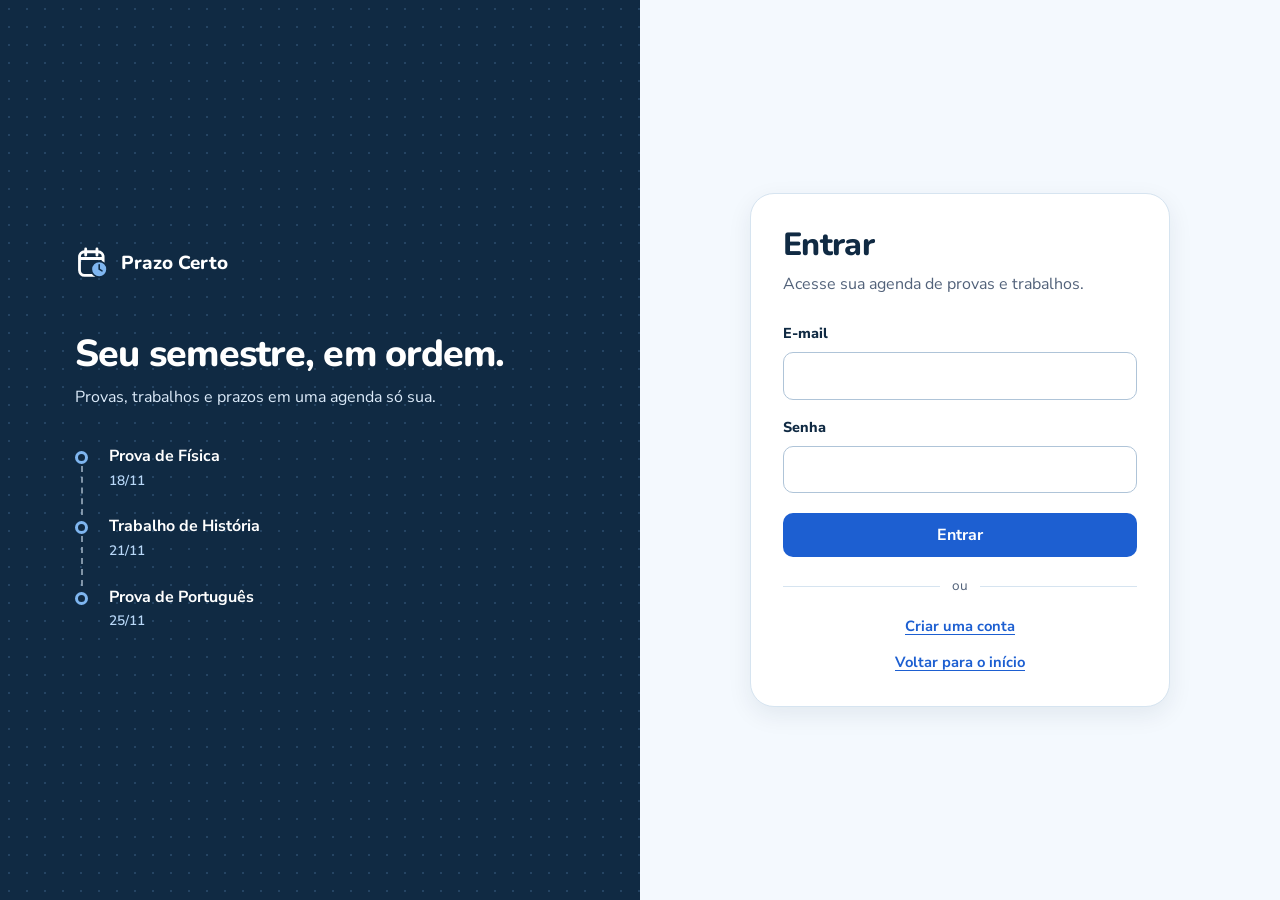
<file: pages/login.html>
<!doctype html>
<html lang="pt-BR">
<head>
  <meta charset="utf-8">
  <meta name="viewport" content="width=device-width, initial-scale=1">
  <title>Entrar — Prazo Certo</title>
  <link rel="icon" href="../img/favicon.svg" type="image/svg+xml">
  <link rel="stylesheet" href="../css/estilo.css">
</head>
<body>
  <main class="auth-layout" aria-label="Acesso à conta">
    <aside class="auth-brand-panel" aria-label="Apresentação da marca">
      <div class="auth-brand-content">
        <a class="brand brand--light" href="../index.html" aria-label="Prazo Certo — início">
          <img src="../img/logo-branco.svg" width="36" height="36" alt="">
          <span>Prazo Certo</span>
        </a>
        <h1>Seu semestre, em ordem.</h1>
        <p>Provas, trabalhos e prazos em uma agenda só sua.</p>
        <ol class="auth-timeline" aria-label="Exemplo de próximos prazos">
          <li>Prova de Física<time datetime="2026-11-18">18/11</time></li>
          <li>Trabalho de História<time datetime="2026-11-21">21/11</time></li>
          <li>Prova de Português<time datetime="2026-11-25">25/11</time></li>
        </ol>
      </div>
    </aside>

    <section class="auth-main" aria-label="Acesso à conta">
      <div class="auth-card">
        <h2>Entrar</h2>
        <p>Acesse sua agenda de provas e trabalhos.</p>

        <form id="form-login" class="form-stack" action="#" method="post">
          <div class="field">
            <label for="email">E-mail</label>
            <input id="email" name="email" type="email" autocomplete="username" required>
          </div>
          <div class="field">
            <label for="senha">Senha</label>
            <input id="senha" name="senha" type="password" autocomplete="current-password" minlength="8" required>
          </div>
          <div id="erro-login" class="form-error" role="alert" tabindex="-1" hidden>E-mail ou senha incorretos.</div>
          <button id="btn-entrar" class="auth-submit" type="submit">Entrar</button>
        </form>

        <div class="auth-divider" aria-hidden="true">ou</div>
        <nav class="auth-links" aria-label="Links da conta">
          <a id="link-cadastro" href="cadastro.html">Criar uma conta</a>
          <a id="link-voltar" href="../index.html">Voltar para o início</a>
        </nav>
      </div>
    </section>
  </main>
  <noscript>Ative o JavaScript para usar a agenda.</noscript>
</body>
</html>
</file>
<file: css/estilo.css>
@font-face {
  font-family: "Nunito Sans";
  src: url("../img/fonts/nunito-sans-latin.woff2") format("woff2");
  font-style: normal;
  font-weight: 400 800;
  font-display: swap;
}

@font-face {
  font-family: "Nunito";
  src: url("../img/fonts/nunito-latin.woff2") format("woff2");
  font-style: normal;
  font-weight: 400 800;
  font-display: swap;
}

:root {
  --azul-noite: #102A43;
  --azul-noite-2: #0B1F33;
  --azul-acao: #1D5FD1;
  --azul-acao-hover: #174BA8;
  --azul-300: #7FB6F0;
  --azul-100: #DCEBFA;
  --fundo: #F4F9FE;
  --superficie: #FFFFFF;
  --borda: #D6E4F0;
  --texto: #1B2A41;
  --texto-suave: #52627A;
  --ambar-fundo: #FEF3C7;
  --ambar-texto: #92400E;
  --verde-fundo: #DCFCE7;
  --verde-texto: #166534;
  --vermelho: #B42318;
  --vermelho-hover: #912018;
  --foco: #1D5FD1;
  --foco-claro: #8CC8FF;
  --ease-out: cubic-bezier(.23, 1, .32, 1);
  --ease-in-out: cubic-bezier(.77, 0, .175, 1);
  --sombra-card: 0 10px 30px rgba(16, 42, 67, .07);
  --sombra-card-forte: 0 24px 60px rgba(16, 42, 67, .13);
}

*,
*::before,
*::after {
  box-sizing: border-box;
}

html {
  scroll-behavior: smooth;
  scroll-padding-top: 92px;
  scrollbar-color: #B9D0E5 #F4F9FE;
}

::selection {
  background: var(--azul-100);
  color: var(--azul-noite);
}

body {
  min-height: 100dvh;
  margin: 0;
  color: var(--texto);
  background: var(--fundo);
  font-family: "Nunito Sans", "Segoe UI", system-ui, sans-serif;
  font-size: 16px;
  line-height: 1.6;
}

h1,
h2,
h3,
p {
  margin-top: 0;
}

h1,
h2,
h3 {
  color: var(--azul-noite);
  font-family: "Nunito", "Segoe UI", system-ui, sans-serif;
  font-weight: 800;
  line-height: 1.2;
  letter-spacing: -.02em;
  text-wrap: balance;
}

p {
  text-wrap: pretty;
}

code {
  padding: 2px 5px;
  border-radius: 5px;
  background: #EAF3FD;
  color: var(--azul-acao-hover);
  font-family: "Cascadia Code", Consolas, monospace;
  font-size: .9em;
}

h1 {
  font-size: clamp(2rem, 1.4rem + 3vw, 3.25rem);
  overflow-wrap: anywhere;
}

h2 {
  font-size: clamp(1.5rem, 1.2rem + 1.5vw, 2rem);
}

h3 {
  font-size: 1.125rem;
}

p {
  color: var(--texto-suave);
}

a {
  color: var(--azul-acao);
  text-underline-offset: 3px;
  transition: color 150ms ease;
}

a:hover {
  color: var(--azul-acao-hover);
}

button,
input,
select,
textarea {
  font: inherit;
}

button,
.button {
  display: inline-flex;
  min-height: 44px;
  align-items: center;
  justify-content: center;
  gap: 8px;
  padding: 10px 18px;
  border: 1px solid transparent;
  border-radius: 10px;
  background: var(--azul-acao);
  color: #fff;
  cursor: pointer;
  font-weight: 700;
  line-height: 1.25;
  text-align: center;
  text-decoration: none;
  transition: background-color 150ms ease, border-color 150ms ease, color 150ms ease, transform 150ms ease;
}

button:hover,
.button:hover {
  background: var(--azul-acao-hover);
  color: #fff;
}

button:active,
.button:active {
  transform: translateY(1px);
}

button:disabled {
  cursor: not-allowed;
  opacity: .6;
}

.button--secondary,
.button--outline {
  border-color: var(--borda);
  background: var(--superficie);
  color: var(--azul-noite);
}

.button--secondary:hover,
.button--outline:hover {
  border-color: var(--azul-300);
  background: var(--azul-100);
  color: var(--azul-noite);
}

.button--danger,
button.button--danger {
  background: var(--vermelho);
}

.button--danger:hover,
button.button--danger:hover {
  background: var(--vermelho-hover);
}

button:focus-visible,
a:focus-visible,
input:focus-visible,
select:focus-visible,
textarea:focus-visible,
summary:focus-visible {
  outline: 3px solid var(--foco);
  outline-offset: 2px;
}

img,
svg {
  max-width: 100%;
}

svg {
  flex: 0 0 auto;
}

.skip-link {
  position: fixed;
  z-index: 1000;
  top: 8px;
  left: 8px;
  padding: 10px 14px;
  transform: translateY(-150%);
  border-radius: 8px;
  background: #fff;
  color: var(--azul-noite);
}

.skip-link:focus {
  transform: translateY(0);
}

.container {
  width: min(100% - 32px, 1120px);
  margin-inline: auto;
}

.muted {
  color: var(--texto-suave);
}

.brand {
  display: inline-flex;
  align-items: center;
  gap: 10px;
  color: var(--azul-noite);
  font-family: "Nunito", "Segoe UI", system-ui, sans-serif;
  font-size: 1.18rem;
  font-weight: 800;
  text-decoration: none;
  white-space: nowrap;
}

.brand img {
  width: 38px;
  height: 38px;
}

/* Landing page */
.site-header {
  position: sticky;
  top: 0;
  z-index: 40;
  border-bottom: 1px solid rgba(214, 228, 240, .55);
  background: rgba(255, 255, 255, .82);
  -webkit-backdrop-filter: blur(16px);
  backdrop-filter: blur(16px);
  transition: background-color .2s var(--ease-out), border-color .2s var(--ease-out), box-shadow .2s var(--ease-out);
}

.site-header.is-scrolled {
  border-bottom-color: var(--borda);
  background: rgba(255, 255, 255, .94);
  box-shadow: 0 10px 30px rgba(16, 42, 67, .06);
}

.header-inner {
  position: relative;
  display: flex;
  min-height: 72px;
  align-items: center;
  justify-content: space-between;
  gap: 24px;
}

.header-nav {
  position: absolute;
  left: 50%;
  display: flex;
  align-items: center;
  gap: 26px;
  transform: translateX(-50%);
}

.header-nav a {
  color: var(--texto);
  font-size: .9rem;
  font-weight: 700;
  text-decoration: none;
}

.header-nav a:hover {
  color: var(--azul-acao);
}

.header-actions {
  display: flex;
  align-items: center;
  gap: 10px;
}

.header-login {
  padding: 8px 6px;
  color: var(--azul-noite);
  font-size: .9rem;
  font-weight: 700;
  text-decoration: none;
}

.header-login:hover {
  color: var(--azul-acao);
}

.header-cta {
  min-height: 42px;
  padding: 0 18px;
  border-radius: 999px;
  font-size: .86rem;
  white-space: nowrap;
}

/* Hero */
.hero {
  position: relative;
  overflow: hidden;
  padding: clamp(56px, 7vw, 92px) 0 0;
  background: #fff;
}

.hero::before {
  position: absolute;
  top: 0;
  right: 0;
  left: 0;
  height: 580px;
  background-image: repeating-linear-gradient(to bottom, rgba(29, 95, 209, .055) 0 1px, transparent 1px 44px);
  content: "";
  pointer-events: none;
  -webkit-mask-image: linear-gradient(to bottom, #000 0%, transparent 82%);
  mask-image: linear-gradient(to bottom, #000 0%, transparent 82%);
}

.hero .container {
  position: relative;
  z-index: 1;
}

.hero-grid {
  display: grid;
  align-items: center;
  gap: clamp(40px, 5vw, 64px);
}

.hero-copy {
  position: relative;
  z-index: 2;
}

.hero h1 {
  max-width: 15ch;
  margin-bottom: 22px;
  font-size: clamp(2.35rem, 1.5rem + 3.3vw, 4.05rem);
  line-height: 1.03;
  letter-spacing: -.035em;
}

.hero-mark {
  position: relative;
  display: inline-block;
}

.hero-mark::after {
  position: absolute;
  right: 0;
  bottom: -.12em;
  left: 0;
  height: .14em;
  background: url("data:image/svg+xml,%3Csvg xmlns='http://www.w3.org/2000/svg' viewBox='0 0 300 12' preserveAspectRatio='none'%3E%3Cpath d='M2 8c60-6 130-7 296-3' stroke='%237FB6F0' stroke-width='5' stroke-linecap='round' fill='none'/%3E%3C/svg%3E") no-repeat center / 100% 100%;
  content: "";
  transform: scaleX(0);
  transform-origin: left;
}

.no-js .hero-mark::after {
  transform: scaleX(1);
}

.no-js .step-list::before {
  transform: scaleX(1);
}

.no-js .arch-node {
  border-color: var(--azul-300);
  background: #EAF3FD;
}

.hero-lead {
  max-width: 54ch;
  margin-bottom: 30px;
  color: var(--texto-suave);
  font-size: clamp(1rem, .95rem + .25vw, 1.12rem);
  line-height: 1.65;
}

.hero-actions {
  display: flex;
  flex-wrap: wrap;
  gap: 12px;
  margin-bottom: 18px;
}

.hero-note {
  display: flex;
  align-items: center;
  gap: 8px;
  margin: 0;
  color: var(--texto-suave);
  font-size: .85rem;
  font-weight: 700;
}

.hero-note svg {
  color: var(--azul-acao);
}

.hero-visual {
  position: relative;
  justify-self: center;
  width: min(100%, 480px);
}

.hero-halo {
  position: absolute;
  z-index: 0;
  top: -42px;
  right: -54px;
  width: min(118%, 440px);
  aspect-ratio: 1;
  border-radius: 50%;
  background: #EAF3FD;
}

.hero-halo::after {
  position: absolute;
  inset: 13%;
  border: 1px dashed #B9D0E5;
  border-radius: 50%;
  content: "";
}

/* Agenda preview */
.agenda-card {
  position: relative;
  z-index: 1;
  margin: 0;
  padding: 22px;
  border: 1px solid #D9E6F2;
  border-radius: 24px;
  background: #fff;
  box-shadow: 0 30px 70px rgba(16, 42, 67, .14), 0 4px 14px rgba(16, 42, 67, .05);
}

.agenda-head {
  display: flex;
  align-items: flex-start;
  justify-content: space-between;
  gap: 12px;
  margin-bottom: 16px;
}

.agenda-date {
  margin: 0 0 2px;
  color: var(--texto-suave);
  font-size: .78rem;
  font-weight: 700;
}

.agenda-title {
  margin: 0;
  font-size: 1.2rem;
}

.agenda-count {
  display: inline-flex;
  align-items: baseline;
  gap: 4px;
  padding: 6px 10px;
  border-radius: 999px;
  background: #EAF3FD;
  color: var(--azul-noite);
  font-size: .75rem;
  font-weight: 800;
  white-space: nowrap;
}

.agenda-count strong {
  font-size: .9rem;
  font-variant-numeric: tabular-nums;
}

.agenda-filters {
  display: flex;
  gap: 6px;
  margin-bottom: 10px;
}

.agenda-filter {
  padding: 5px 10px;
  border-radius: 999px;
  background: #F4F8FC;
  color: var(--texto-suave);
  font-size: .72rem;
  font-weight: 800;
}

.agenda-filter.is-active {
  background: var(--azul-noite);
  color: #fff;
}

.agenda-list {
  margin: 0;
  padding: 0;
  list-style: none;
}

.agenda-item {
  display: grid;
  grid-template-columns: 22px minmax(0, 1fr) auto;
  align-items: center;
  gap: 12px;
  padding: 13px 0;
  border-top: 1px solid #EDF3F9;
}

.agenda-item:first-child {
  border-top: 0;
}

.agenda-mark {
  display: grid;
  width: 22px;
  height: 22px;
  place-items: center;
  border: 1.5px solid #C7D8E7;
  border-radius: 50%;
  background: #fff;
  transition: background-color .25s var(--ease-out), border-color .25s var(--ease-out);
}

.agenda-mark svg {
  width: 13px;
  height: 13px;
  fill: none;
  stroke: #fff;
  stroke-width: 2.4;
  stroke-linecap: round;
  stroke-linejoin: round;
  stroke-dasharray: 20;
  stroke-dashoffset: 20;
  transition: stroke-dashoffset .3s var(--ease-out) .05s;
}

.agenda-item.is-done .agenda-mark {
  border-color: #1F9D68;
  background: #1F9D68;
}

.agenda-item.is-done .agenda-mark svg {
  stroke-dashoffset: 0;
}

.agenda-item-title {
  position: relative;
  display: inline-block;
  max-width: 100%;
  color: var(--texto);
  font-size: .93rem;
  line-height: 1.35;
  transition: color .25s var(--ease-out);
}

.agenda-item-title::after {
  position: absolute;
  top: 52%;
  right: 0;
  left: 0;
  height: 1.5px;
  background: currentColor;
  content: "";
  transform: scaleX(0);
  transform-origin: left;
  transition: transform .3s var(--ease-out);
}

.agenda-item.is-done .agenda-item-title {
  color: var(--texto-suave);
}

.agenda-item.is-done .agenda-item-title::after {
  transform: scaleX(1);
}

.agenda-meta {
  display: block;
  margin-top: 2px;
  color: var(--texto-suave);
  font-size: .76rem;
}

.agenda-side {
  display: grid;
  justify-items: end;
  gap: 3px;
  text-align: right;
}

.agenda-side time {
  color: var(--azul-noite);
  font-size: .8rem;
  font-weight: 800;
  font-variant-numeric: tabular-nums;
}

.agenda-badge {
  display: inline-flex;
  padding: 3px 8px;
  border-radius: 999px;
  font-size: .68rem;
  font-weight: 800;
  line-height: 1.3;
  white-space: nowrap;
  transition: background-color .25s var(--ease-out), color .25s var(--ease-out);
}

.agenda-badge--pending {
  background: var(--ambar-fundo);
  color: var(--ambar-texto);
}

.agenda-badge--done {
  background: var(--verde-fundo);
  color: var(--verde-texto);
}

.agenda-when {
  color: var(--azul-acao);
  font-size: .68rem;
  font-weight: 700;
}

.agenda-foot {
  display: flex;
  align-items: center;
  gap: 7px;
  margin-top: 10px;
  padding-top: 12px;
  border-top: 1px solid #EDF3F9;
  color: var(--texto-suave);
  font-size: .72rem;
}

.agenda-live {
  width: 7px;
  height: 7px;
  border-radius: 50%;
  background: #1F9D68;
  animation: live-pulse 2.4s var(--ease-out) infinite;
}

.hero-wave {
  display: block;
  width: 100%;
  height: 60px;
  margin-top: clamp(40px, 6vw, 72px);
}

/* Buttons used on the landing page */
.button--lg {
  min-height: 52px;
  padding: 0 24px;
  border-radius: 999px;
  font-size: .95rem;
  box-shadow: 0 10px 24px rgba(29, 95, 209, .2);
}

.button--lg:hover {
  box-shadow: 0 14px 28px rgba(29, 95, 209, .26);
}

.button--lg svg {
  transition: transform .18s var(--ease-out);
}

.button--lg:hover svg {
  transform: translateX(3px);
}

.button--lg:active {
  transform: scale(.98);
}

.button--secondary.button--lg {
  box-shadow: none;
}

.button--light {
  background: #fff;
  color: var(--azul-noite);
  box-shadow: 0 12px 26px rgba(0, 0, 0, .18);
}

.button--light:hover {
  background: #EAF3FD;
  color: var(--azul-noite);
}

.button--ghost-light {
  border-color: rgba(255, 255, 255, .38);
  background: transparent;
  color: #fff;
  box-shadow: none;
}

.button--ghost-light:hover {
  border-color: #fff;
  background: rgba(255, 255, 255, .1);
  color: #fff;
}

/* Sections */
.section-head {
  max-width: 620px;
  margin-bottom: 40px;
}

.section-head h2 {
  margin-bottom: 14px;
  font-size: clamp(1.75rem, 1.35rem + 1.8vw, 2.6rem);
  letter-spacing: -.03em;
}

.section-head p {
  max-width: 56ch;
  margin: 0;
  font-size: 1.02rem;
}

.section-head--split {
  display: grid;
  max-width: none;
  grid-template-columns: minmax(0, 1.1fr) minmax(260px, .9fr);
  align-items: end;
  gap: 18px 48px;
}

.section-head--split h2 {
  margin: 0;
}

.section-head--split p {
  padding-bottom: 5px;
}

.steps {
  padding: clamp(64px, 8vw, 104px) 0;
  background: var(--fundo);
}

.step-list {
  position: relative;
  display: grid;
  grid-template-columns: repeat(3, minmax(0, 1fr));
  gap: 28px;
  margin: 0;
  padding: 0;
  list-style: none;
}

.step-list::before {
  position: absolute;
  top: 20px;
  right: 20px;
  left: 20px;
  height: 1px;
  background: repeating-linear-gradient(to right, #B9D0E5 0 6px, transparent 6px 12px);
  content: "";
  transform: scaleX(0);
  transform-origin: left;
}

.step-list.is-lit::before {
  transform: scaleX(1);
  transition: transform 1.1s var(--ease-in-out);
}

.step {
  position: relative;
}

.step-number {
  position: relative;
  z-index: 1;
  display: grid;
  width: 40px;
  height: 40px;
  place-items: center;
  margin-bottom: 18px;
  border: 1px solid #B9D0E5;
  border-radius: 50%;
  background: var(--fundo);
  color: var(--azul-acao);
  font-size: .8rem;
  font-weight: 800;
  letter-spacing: .04em;
}

.step h3 {
  margin-bottom: 8px;
  font-size: 1.12rem;
}

.step p {
  max-width: 36ch;
  margin: 0;
  font-size: .95rem;
}

/* Features */
.features {
  padding: clamp(64px, 8vw, 104px) 0;
  background: #fff;
}

.bento {
  display: grid;
  grid-template-columns: repeat(6, minmax(0, 1fr));
  gap: 16px;
}

.bento-card {
  display: flex;
  flex-direction: column;
  gap: 10px;
  padding: 26px;
  border: 1px solid var(--borda);
  border-radius: 20px;
  background: #fff;
  box-shadow: var(--sombra-card);
}

.bento-card h3 {
  margin: 0;
  font-size: 1.15rem;
}

.bento-card p {
  margin: 0;
  font-size: .94rem;
}

.bento-card--list {
  grid-column: span 4;
}

.bento-card--filters {
  grid-column: span 2;
}

.bento-card--status {
  grid-column: span 3;
}

.bento-card--account {
  grid-column: span 3;
}

.mini-list {
  margin-top: auto;
  overflow: hidden;
  border: 1px solid #E3EDF7;
  border-radius: 14px;
  background: #fff;
}

.mini-row {
  display: grid;
  grid-template-columns: minmax(0, 1fr) auto;
  align-items: center;
  gap: 12px;
  padding: 12px 14px;
  border-top: 1px solid #EDF3F9;
}

.mini-row:first-child {
  border-top: 0;
}

.mini-row--next {
  background: #F4F9FE;
}

.mini-row strong {
  display: block;
  font-size: .87rem;
}

.mini-row span {
  display: block;
  color: var(--texto-suave);
  font-size: .75rem;
}

.mini-row time {
  color: var(--azul-noite);
  font-size: .76rem;
  font-weight: 800;
  font-variant-numeric: tabular-nums;
}

.mini-filters {
  display: flex;
  flex-wrap: wrap;
  gap: 7px;
  margin-top: auto;
}

.mini-filters span {
  padding: 6px 10px;
  border: 1px solid var(--borda);
  border-radius: 999px;
  background: #fff;
  color: var(--azul-noite);
  font-size: .76rem;
  font-weight: 800;
}

.mini-filters span:last-child {
  border-color: #F3D28A;
  background: var(--ambar-fundo);
  color: var(--ambar-texto);
}

.bento-card .mini-result {
  margin: 0;
  color: var(--azul-acao);
  font-size: .78rem;
  font-weight: 800;
}

.mini-status {
  display: flex;
  align-items: center;
  justify-content: space-between;
  gap: 12px;
  margin-top: auto;
  padding: 13px 14px;
  border: 1px solid #E3EDF7;
  border-radius: 12px;
  background: #fff;
}

.mini-status-title {
  color: var(--texto-suave);
  font-size: .86rem;
  font-weight: 700;
  text-decoration: line-through;
}

.mini-account {
  display: flex;
  align-items: center;
  gap: 10px;
  margin-top: auto;
  padding: 12px 14px;
  border: 1px solid #E3EDF7;
  border-radius: 12px;
  background: #fff;
}

.mini-avatar {
  display: grid;
  width: 34px;
  height: 34px;
  flex: none;
  place-items: center;
  border-radius: 50%;
  background: var(--azul-100);
  color: var(--azul-acao);
  font-size: .72rem;
  font-weight: 800;
}

.mini-account-text strong {
  display: block;
  font-size: .84rem;
}

.mini-account-text small {
  display: block;
  color: var(--texto-suave);
  font-size: .72rem;
}

.mini-account svg {
  margin-left: auto;
  color: var(--texto-suave);
}

/* Project */
.project {
  padding: clamp(64px, 8vw, 104px) 0;
  background: var(--fundo);
}

.project-grid {
  display: grid;
  grid-template-columns: minmax(0, 1.05fr) minmax(0, .95fr);
  align-items: start;
  gap: 40px 64px;
}

.project-copy h2 {
  margin-bottom: 18px;
  font-size: clamp(1.75rem, 1.35rem + 1.8vw, 2.6rem);
  letter-spacing: -.03em;
}

.project-copy p {
  max-width: 58ch;
  font-size: .98rem;
}

.project-copy p:last-child {
  margin-bottom: 0;
}

.project-card {
  padding: 28px;
  border: 1px solid var(--borda);
  border-radius: 20px;
  background: #fff;
  box-shadow: var(--sombra-card);
}

.project-card h3 {
  margin-bottom: 18px;
  font-size: 1.05rem;
}

.project-card dl {
  display: grid;
  gap: 0;
  margin: 0;
}

.project-card dl > div {
  display: grid;
  grid-template-columns: 104px minmax(0, 1fr);
  gap: 12px;
  padding: 10px 0;
  border-top: 1px solid #EDF3F9;
}

.project-card dl > div:first-child {
  padding-top: 0;
  border-top: 0;
}

.project-card dt {
  color: var(--texto-suave);
  font-size: .72rem;
  font-weight: 800;
  letter-spacing: .06em;
  text-transform: uppercase;
}

.project-card dd {
  margin: 0;
  color: var(--texto);
  font-size: .9rem;
  font-weight: 600;
}

.project-scope {
  margin-top: 22px;
  padding-top: 18px;
  border-top: 1px solid #EDF3F9;
}

.project-scope h4 {
  margin: 0 0 10px;
  color: var(--texto-suave);
  font-size: .72rem;
  font-weight: 800;
  letter-spacing: .06em;
  text-transform: uppercase;
}

.project-scope ul {
  display: grid;
  gap: 7px;
  margin: 0;
  padding: 0;
  list-style: none;
}

.project-scope li {
  position: relative;
  padding-left: 20px;
  color: var(--texto);
  font-size: .88rem;
}

.project-scope li::before {
  position: absolute;
  top: .52em;
  left: 2px;
  width: 7px;
  height: 7px;
  border-radius: 50%;
  background: var(--azul-300);
  content: "";
}

.arch {
  margin-top: 40px;
  padding: 26px;
  border: 1px solid var(--borda);
  border-radius: 20px;
  background: #fff;
  box-shadow: var(--sombra-card);
}

.arch-head {
  display: grid;
  grid-template-columns: minmax(0, .9fr) minmax(0, 1.1fr);
  align-items: end;
  gap: 16px 24px;
  margin-bottom: 22px;
}

.arch-head h3 {
  margin: 0;
  font-size: 1.05rem;
}

.arch-head p {
  margin: 0;
  font-size: .9rem;
}

.arch-flow {
  display: flex;
  align-items: stretch;
  gap: 8px;
  margin: 0;
  padding: 0;
  list-style: none;
}

.arch-node {
  display: grid;
  flex: 1 1 0;
  gap: 2px;
  padding: 12px 14px;
  border: 1px solid var(--borda);
  border-radius: 12px;
  background: #FBFDFF;
  transition: border-color .35s var(--ease-out), background-color .35s var(--ease-out), box-shadow .35s var(--ease-out);
}

.arch-node strong {
  font-size: .86rem;
}

.arch-node span {
  color: var(--texto-suave);
  font-size: .72rem;
}

.arch-node.is-lit {
  border-color: var(--azul-300);
  background: #EAF3FD;
  box-shadow: inset 0 0 0 1px rgba(29, 95, 209, .08);
}

.arch-arrow {
  display: grid;
  place-items: center;
  color: #8FB3D4;
}

.arch-note {
  margin: 16px 0 0;
  color: var(--texto-suave);
  font-size: .85rem;
}

/* FAQ */
.faq {
  padding: clamp(64px, 8vw, 104px) 0;
  background: #fff;
}

.faq-grid {
  display: grid;
  grid-template-columns: minmax(0, .8fr) minmax(0, 1.2fr);
  align-items: start;
  gap: 32px 72px;
}

.faq-intro {
  position: sticky;
  top: 108px;
}

.faq-intro h2 {
  margin-bottom: 14px;
  font-size: clamp(1.75rem, 1.35rem + 1.8vw, 2.6rem);
  letter-spacing: -.03em;
}

.faq-intro p {
  max-width: 34ch;
  margin: 0;
}

.faq-list details {
  border-top: 1px solid var(--borda);
}

.faq-list details:last-child {
  border-bottom: 1px solid var(--borda);
}

.faq-list summary {
  display: flex;
  align-items: center;
  justify-content: space-between;
  gap: 18px;
  padding: 18px 0;
  cursor: pointer;
  list-style: none;
}

.faq-list summary::-webkit-details-marker {
  display: none;
}

.faq-question {
  color: var(--azul-noite);
  font-family: "Nunito", "Segoe UI", system-ui, sans-serif;
  font-size: 1.02rem;
  font-weight: 800;
  transition: color .18s var(--ease-out);
}

.faq-list details[open] .faq-question,
.faq-list summary:hover .faq-question {
  color: var(--azul-acao);
}

.faq-icon {
  position: relative;
  width: 20px;
  height: 20px;
  flex: none;
}

.faq-icon::before,
.faq-icon::after {
  position: absolute;
  top: 50%;
  left: 50%;
  width: 12px;
  height: 1.5px;
  border-radius: 2px;
  background: var(--azul-noite);
  content: "";
  transform: translate(-50%, -50%);
  transition: transform .2s var(--ease-out), background-color .2s var(--ease-out);
}

.faq-icon::after {
  transform: translate(-50%, -50%) rotate(90deg);
}

.faq-list details[open] .faq-icon::before,
.faq-list details[open] .faq-icon::after {
  background: var(--azul-acao);
}

.faq-list details[open] .faq-icon::after {
  transform: translate(-50%, -50%) rotate(0deg);
}

.faq-list details p {
  max-width: 62ch;
  margin: 0 0 18px;
  font-size: .94rem;
  animation: faq-in .25s var(--ease-out);
}

/* Closing block */
.cta {
  position: relative;
  overflow: hidden;
  padding: clamp(64px, 8vw, 96px) 0;
  background: var(--azul-noite);
  color: #fff;
}

.cta::before {
  position: absolute;
  inset: 0;
  background-image: radial-gradient(rgba(127, 182, 240, .16) 1px, transparent 1px);
  background-size: 20px 20px;
  content: "";
  pointer-events: none;
}

.cta::after {
  position: absolute;
  top: 50%;
  right: -80px;
  width: 420px;
  height: 420px;
  transform: translateY(-50%);
  border: 1px solid rgba(127, 182, 240, .18);
  border-radius: 50%;
  content: "";
  pointer-events: none;
}

.cta-grid {
  position: relative;
  z-index: 1;
  display: grid;
  grid-template-columns: minmax(0, 1.05fr) minmax(0, .95fr);
  align-items: center;
  gap: 40px;
}

.cta h2 {
  margin-bottom: 14px;
  color: #fff;
  font-size: clamp(2rem, 1.5rem + 2.2vw, 3.2rem);
  letter-spacing: -.03em;
}

.cta p {
  max-width: 48ch;
  color: #C9DDF2;
}

.cta-actions {
  margin: 26px 0 16px;
}

.cta .cta-note {
  display: flex;
  align-items: center;
  gap: 8px;
  margin: 0;
  color: #9FBEDA;
  font-size: .82rem;
  font-weight: 700;
}

.cta .cta-note::before {
  width: 6px;
  height: 6px;
  border-radius: 50%;
  background: var(--azul-300);
  content: "";
}

.cta-art {
  justify-self: center;
  width: min(100%, 420px);
}

.cta-art img {
  display: block;
  width: 100%;
  height: auto;
  filter: drop-shadow(0 24px 40px rgba(0, 0, 0, .25));
  transform: rotate(-2deg);
}

/* Footer */
.site-footer {
  border-top: 1px solid rgba(255, 255, 255, .08);
  background: var(--azul-noite-2);
  color: #C9DDF2;
}

.footer-grid {
  display: grid;
  grid-template-columns: minmax(0, 1.6fr) repeat(3, minmax(0, 1fr));
  gap: 40px 32px;
  padding: 56px 0 48px;
}

.footer-brand .brand {
  margin-bottom: 16px;
}

.footer-brand p {
  max-width: 34ch;
  margin: 0 0 14px;
  color: #9FBEDA;
  font-size: .9rem;
}

.footer-brand p.footer-status {
  display: inline-flex;
  align-items: center;
  gap: 8px;
  margin-bottom: 0;
  color: #C9DDF2;
  font-size: .78rem;
  font-weight: 700;
}

.footer-status-dot {
  width: 7px;
  height: 7px;
  border-radius: 50%;
  background: #4ADE80;
  animation: live-pulse 2.4s var(--ease-out) infinite;
}

.footer-col {
  display: flex;
  flex-direction: column;
  align-items: flex-start;
  gap: 9px;
}

.footer-col h3 {
  margin: 0 0 6px;
  color: #fff;
  font-size: .78rem;
  letter-spacing: .08em;
  text-transform: uppercase;
}

.footer-col a {
  color: #C9DDF2;
  font-size: .9rem;
  text-decoration: none;
}

.footer-col a:hover {
  color: #fff;
  text-decoration: underline;
  text-underline-offset: 3px;
}

.footer-col--project p {
  margin: 0;
  color: #9FBEDA;
  font-size: .85rem;
}

.footer-bottom {
  display: flex;
  flex-wrap: wrap;
  align-items: center;
  justify-content: space-between;
  gap: 12px 24px;
  padding: 20px 0 24px;
  border-top: 1px solid rgba(255, 255, 255, .12);
}

.footer-bottom p {
  margin: 0;
  color: #8FB3D4;
  font-size: .78rem;
}

.footer-bottom a {
  display: inline-flex;
  align-items: center;
  gap: 6px;
  color: #C9DDF2;
  font-size: .78rem;
  font-weight: 700;
  text-decoration: none;
}

.footer-bottom a:hover {
  color: #fff;
}

.footer-bottom a svg {
  transition: transform .18s var(--ease-out);
}

.footer-bottom a:hover svg {
  transform: translateY(-2px);
}

.site-footer a:focus-visible,
.cta .button:focus-visible {
  outline-color: var(--foco-claro);
}

/* Landing motion */
@keyframes hero-in {
  from {
    opacity: 0;
    transform: translateY(14px);
  }
  to {
    opacity: 1;
    transform: none;
  }
}

@keyframes hero-card-in {
  from {
    opacity: 0;
    transform: translateY(22px) scale(.985);
  }
  to {
    opacity: 1;
    transform: none;
  }
}

@keyframes hero-draw {
  to {
    transform: scaleX(1);
  }
}

@keyframes faq-in {
  from {
    opacity: 0;
    transform: translateY(-4px);
  }
  to {
    opacity: 1;
    transform: none;
  }
}

@keyframes live-pulse {
  0%,
  100% {
    box-shadow: 0 0 0 0 rgba(31, 157, 104, .35);
  }
  50% {
    box-shadow: 0 0 0 5px rgba(31, 157, 104, 0);
  }
}

.js .hero-copy h1 {
  animation: hero-in .7s var(--ease-out) both;
}

.js .hero-lead {
  animation: hero-in .7s .08s var(--ease-out) both;
}

.js .hero-actions {
  animation: hero-in .7s .16s var(--ease-out) both;
}

.js .hero-note {
  animation: hero-in .7s .24s var(--ease-out) both;
}

.js .hero-halo {
  animation: hero-in .8s .1s var(--ease-out) both;
}

.js .agenda-card {
  animation: hero-card-in .8s .22s var(--ease-out) both;
}

.js .hero-mark::after {
  animation: hero-draw .7s .8s var(--ease-out) forwards;
}

@media (hover: hover) and (pointer: fine) {
  .button--lg:hover {
    transform: translateY(-1px);
  }

  .button--lg:active {
    transform: scale(.98);
  }
}

/* Landing responsive */
@media (max-width: 900px) {
  .header-nav {
    gap: 18px;
  }

  .bento {
    grid-template-columns: repeat(2, minmax(0, 1fr));
  }

  .bento-card--list {
    grid-column: span 2;
  }

  .bento-card--filters,
  .bento-card--status {
    grid-column: span 1;
  }

  .bento-card--account {
    grid-column: span 2;
  }

  .project-grid,
  .faq-grid,
  .cta-grid {
    grid-template-columns: 1fr;
  }

  .faq-intro {
    position: static;
  }
}

@media (max-width: 820px) {
  .header-nav {
    display: none;
  }

  .header-actions {
    margin-left: auto;
  }

  .hero-grid {
    grid-template-columns: 1fr;
  }

  .hero h1 {
    max-width: 17ch;
  }

  .hero-visual {
    justify-self: center;
    margin-top: 12px;
  }

  .step-list {
    grid-template-columns: 1fr;
    gap: 26px;
  }

  .step-list::before {
    top: 20px;
    right: auto;
    bottom: 20px;
    left: 20px;
    width: 1px;
    height: auto;
    background: repeating-linear-gradient(to bottom, #B9D0E5 0 6px, transparent 6px 12px);
    transform: scaleY(0);
    transform-origin: top;
  }

  .step-list.is-lit::before {
    transform: scaleY(1);
  }

  .step {
    display: grid;
    grid-template-columns: 40px minmax(0, 1fr);
    column-gap: 16px;
  }

  .step-number {
    grid-row: span 2;
    margin-bottom: 0;
  }

  .step h3 {
    margin: 3px 0 6px;
  }

  .step p {
    grid-column: 2;
    max-width: none;
  }

  .section-head--split {
    grid-template-columns: 1fr;
  }

  .arch-flow {
    flex-direction: column;
  }

  .arch-arrow {
    height: 18px;
    transform: rotate(90deg);
  }

  .arch-head {
    grid-template-columns: 1fr;
  }
}

@media (max-width: 640px) {
  .header-inner {
    min-height: 64px;
  }

  .header-login {
    display: none;
  }

  .hero {
    padding-top: 44px;
  }

  .hero h1 {
    max-width: none;
  }

  .hero-actions {
    display: grid;
    grid-template-columns: 1fr;
  }

  .hero-actions .button {
    width: 100%;
  }

  .agenda-card {
    padding: 18px;
    border-radius: 20px;
  }

  .agenda-count {
    font-size: .7rem;
  }

  .bento {
    grid-template-columns: 1fr;
  }

  .bento-card--list,
  .bento-card--filters,
  .bento-card--status,
  .bento-card--account {
    grid-column: span 1;
  }

  .project-card {
    padding: 22px;
  }

  .project-card dl > div {
    grid-template-columns: 92px minmax(0, 1fr);
  }

  .arch {
    padding: 20px;
  }

  .cta-art {
    width: min(100%, 320px);
  }

  .footer-grid {
    grid-template-columns: repeat(2, minmax(0, 1fr));
    gap: 32px 24px;
    padding: 44px 0 36px;
  }

  .footer-brand {
    grid-column: span 2;
  }

  .footer-col--project {
    grid-column: span 2;
  }

  .footer-bottom {
    justify-content: flex-start;
  }
}

@media (max-width: 400px) {
  .agenda-item {
    grid-template-columns: 20px minmax(0, 1fr) auto;
    gap: 10px;
  }

  .agenda-mark {
    width: 20px;
    height: 20px;
  }

  .agenda-when {
    display: none;
  }

  .footer-grid {
    grid-template-columns: 1fr;
  }

  .footer-brand,
  .footer-col--project {
    grid-column: span 1;
  }
}

@media (max-width: 340px) {
  .header-inner {
    gap: 10px;
  }

  .header-cta {
    padding: 0 14px;
  }

  .hero h1 {
    font-size: 2.2rem;
  }
}

/* Login and registration */
.auth-layout {
  display: grid;
  min-height: 100dvh;
  background: var(--fundo);
}

.auth-brand-panel {
  position: relative;
  overflow: hidden;
  display: flex;
  min-height: 120px;
  flex-direction: column;
  justify-content: center;
  padding: 22px 24px;
  background-color: var(--azul-noite);
  background-image: radial-gradient(rgba(127, 182, 240, .19) 1px, transparent 1px);
  background-size: 18px 18px;
  color: #fff;
}

.brand--light {
  color: #fff;
}

.brand--light img {
  width: 36px;
  height: 36px;
}

.auth-brand-content {
  width: min(100%, 480px);
  margin-inline: auto;
}

.auth-brand-panel h1 {
  margin: 18px 0 8px;
  color: #fff;
  font-size: clamp(1.7rem, 1.3rem + 1.5vw, 2.35rem);
}

.auth-brand-panel > .auth-brand-content > p {
  max-width: 390px;
  margin-bottom: 0;
  color: #DCEBFA;
}

.auth-timeline {
  display: none;
  margin: 34px 0 0;
  padding: 0;
  list-style: none;
}

.auth-timeline li {
  position: relative;
  min-height: 58px;
  padding: 0 0 23px 34px;
  color: #fff;
  font-weight: 700;
}

.auth-timeline li::before {
  position: absolute;
  top: 7px;
  left: 0;
  width: 13px;
  height: 13px;
  border: 3px solid var(--azul-300);
  border-radius: 50%;
  background: var(--azul-noite);
  content: "";
}

.auth-timeline li:not(:last-child)::after {
  position: absolute;
  top: 22px;
  bottom: -1px;
  left: 6px;
  border-left: 2px dashed rgba(220, 235, 250, .55);
  content: "";
}

.auth-timeline time {
  display: block;
  color: #B9D8F8;
  font-size: .85rem;
  font-weight: 600;
}

.auth-main {
  display: grid;
  place-items: center;
  padding: 28px 16px;
}

.auth-card {
  width: min(100%, 420px);
  padding: 24px;
  border: 1px solid var(--borda);
  border-radius: 24px;
  background: #fff;
  box-shadow: 0 8px 24px rgba(16, 42, 67, .08);
}

.auth-card h2 {
  margin-bottom: 8px;
}

.auth-card > p {
  margin-bottom: 24px;
}

.form-stack,
.field-group {
  display: grid;
  gap: 16px;
}

.field {
  display: grid;
  gap: 7px;
}

.field label {
  color: var(--azul-noite);
  font-size: .9rem;
  font-weight: 800;
}

.field input,
.field select,
.field textarea {
  width: 100%;
  min-height: 46px;
  padding: 10px 12px;
  border: 1px solid #AFC4D8;
  border-radius: 10px;
  background: #fff;
  color: var(--texto);
}

.field textarea {
  min-height: 110px;
  resize: vertical;
}

.field input::placeholder,
.field textarea::placeholder {
  color: #66768A;
  opacity: 1;
}

.field input:focus,
.field select:focus,
.field textarea:focus {
  border-color: var(--foco);
}

.field-help {
  margin: -8px 0 0;
  font-size: .8rem;
}

.form-error {
  padding: 10px 12px;
  border: 1px solid #F3B6B1;
  border-radius: 10px;
  background: #FEF2F1;
  color: var(--vermelho);
  font-size: .9rem;
  font-weight: 700;
}

.auth-submit {
  width: 100%;
  margin-top: 4px;
}

.auth-divider {
  display: flex;
  align-items: center;
  gap: 12px;
  margin: 18px 0;
  color: var(--texto-suave);
  font-size: .85rem;
}

.auth-divider::before,
.auth-divider::after {
  height: 1px;
  flex: 1;
  background: var(--borda);
  content: "";
}

.auth-links {
  display: grid;
  gap: 12px;
  text-align: center;
}

.auth-links--spaced {
  margin-top: 20px;
}

.auth-links a {
  font-size: .92rem;
  font-weight: 700;
}

/* App shell */
.app-shell {
  min-height: 100dvh;
}

.app-topbar {
  position: sticky;
  top: 0;
  z-index: 40;
  border-bottom: 1px solid rgba(214, 228, 240, .72);
  background: rgba(244, 249, 254, .86);
  -webkit-backdrop-filter: blur(16px);
  backdrop-filter: blur(16px);
}

.app-topbar__inner {
  display: grid;
  grid-template-columns: minmax(0, 1fr) auto minmax(0, 1fr);
  align-items: center;
  gap: 16px;
  width: min(100%, 1152px);
  min-height: 76px;
  margin-inline: auto;
  padding: 12px 16px;
}

.app-brand {
  justify-self: start;
  font-size: 1.05rem;
}

.app-brand img {
  width: 34px;
  height: 34px;
}

.app-nav {
  display: inline-flex;
  align-items: center;
  gap: 4px;
  justify-self: center;
  width: 336px;
  max-width: 100%;
  padding: 4px;
  border: 1px solid rgba(255, 255, 255, .92);
  border-radius: 999px;
  background: rgba(255, 255, 255, .62);
  box-shadow: 0 10px 28px rgba(16, 42, 67, .12), inset 0 1px 0 rgba(255, 255, 255, .9);
  -webkit-backdrop-filter: blur(14px);
  backdrop-filter: blur(14px);
}

.app-nav a {
  display: inline-flex;
  flex: 1 1 0;
  min-height: 40px;
  align-items: center;
  justify-content: center;
  gap: 8px;
  padding: 0 20px;
  border: 1px solid transparent;
  border-radius: 999px;
  color: var(--azul-acao);
  font-size: .88rem;
  font-weight: 800;
  text-decoration: none;
  white-space: nowrap;
  transition: background-color .18s ease, color .18s ease, box-shadow .18s ease;
}

.app-nav a svg {
  width: 18px;
  height: 18px;
  flex: none;
}

.app-nav a:hover {
  background: rgba(220, 235, 250, .55);
  color: var(--azul-acao-hover);
}

.app-nav a[aria-current="page"] {
  border-color: rgba(255, 255, 255, .32);
  background: linear-gradient(180deg, #4C8DE8 0%, var(--azul-acao) 55%, var(--azul-acao-hover) 100%);
  color: #fff;
  box-shadow: 0 6px 14px rgba(29, 95, 209, .32), inset 0 1px 0 rgba(255, 255, 255, .36);
  text-shadow: 0 1px 1px rgba(16, 42, 67, .22);
}

.app-nav a[aria-current="page"]:hover {
  background: linear-gradient(180deg, #4C8DE8 0%, var(--azul-acao) 55%, var(--azul-acao-hover) 100%);
}

.app-nav a:focus-visible {
  outline: 3px solid var(--foco);
  outline-offset: 3px;
}

.account-menu {
  position: relative;
  justify-self: end;
}

.account-menu summary {
  list-style: none;
}

.account-menu summary::-webkit-details-marker {
  display: none;
}

.account-trigger {
  display: inline-flex;
  min-height: 44px;
  align-items: center;
  gap: 9px;
  padding: 5px 10px 5px 5px;
  border: 1px solid rgba(255, 255, 255, .92);
  border-radius: 999px;
  background: rgba(255, 255, 255, .7);
  box-shadow: 0 6px 18px rgba(16, 42, 67, .08);
  color: var(--azul-noite);
  cursor: pointer;
  font: inherit;
  font-size: .86rem;
  font-weight: 800;
  -webkit-backdrop-filter: blur(12px);
  backdrop-filter: blur(12px);
}

.account-trigger:hover {
  background: #fff;
}

.account-trigger:focus-visible {
  outline: 3px solid var(--foco);
  outline-offset: 2px;
}

.account-avatar {
  display: inline-grid;
  width: 34px;
  height: 34px;
  place-items: center;
  border-radius: 999px;
  background: var(--azul-100);
  color: var(--azul-acao);
  font-size: .74rem;
  font-weight: 800;
  letter-spacing: .02em;
}

.account-name {
  max-width: 12ch;
  overflow: hidden;
  text-overflow: ellipsis;
  white-space: nowrap;
}

.account-chevron {
  color: var(--texto-suave);
  transition: transform .18s ease;
}

.account-menu[open] .account-chevron {
  transform: rotate(180deg);
}

.account-panel {
  position: absolute;
  top: calc(100% + 8px);
  right: 0;
  z-index: 50;
  width: min(240px, calc(100vw - 32px));
  padding: 16px;
  border: 1px solid var(--borda);
  border-radius: 16px;
  background: var(--superficie);
  box-shadow: 0 16px 40px rgba(16, 42, 67, .14);
}

.account-label {
  margin-bottom: 4px;
  color: var(--texto-suave);
  font-size: .7rem;
  font-weight: 800;
  letter-spacing: .08em;
  text-transform: uppercase;
}

.account-email {
  margin-bottom: 14px;
  overflow-wrap: anywhere;
  font-size: .86rem;
  font-weight: 700;
}

.account-logout {
  width: 100%;
  justify-content: center;
}

@media (max-width: 900px) {
  .app-content {
    scroll-margin-top: 140px;
  }

  .app-topbar__inner {
    grid-template-columns: minmax(0, 1fr) auto;
    grid-template-areas:
      "brand account"
      "nav nav";
    gap: 10px 16px;
    padding: 10px 16px 12px;
  }

  .app-brand {
    grid-area: brand;
  }

  .account-menu {
    grid-area: account;
  }

  .app-nav {
    grid-area: nav;
    width: min(100%, 336px);
    justify-self: center;
  }
}

@media (max-width: 520px) {
  .account-name {
    display: none;
  }

  .app-brand {
    font-size: 1rem;
  }

  .app-brand img {
    width: 30px;
    height: 30px;
  }

  .app-nav {
    width: 100%;
    max-width: 336px;
  }
}

@media (max-width: 340px) {
  .app-nav a {
    gap: 6px;
    padding: 0 12px;
    font-size: .82rem;
  }
}

.app-content {
  width: min(100%, 1152px);
  margin-inline: auto;
  padding: 32px 16px 56px;
}

.page-heading {
  display: flex;
  flex-wrap: wrap;
  align-items: flex-end;
  justify-content: space-between;
  gap: 18px;
  margin-bottom: 28px;
}

.page-heading h1 {
  margin-bottom: 7px;
  font-size: clamp(1.8rem, 1.4rem + 1.8vw, 2.5rem);
}

.page-heading p {
  margin-bottom: 0;
}

.heading-title-row {
  display: flex;
  flex-wrap: wrap;
  align-items: center;
  gap: 12px;
}

.count-pill {
  display: inline-flex;
  align-items: center;
  padding: 5px 11px;
  border-radius: 999px;
  background: var(--azul-100);
  color: var(--azul-noite);
  font-size: .8rem;
  font-weight: 800;
}

.count-pill[hidden] {
  display: none;
}

.panel {
  padding: 20px;
  border: 1px solid var(--borda);
  border-radius: 16px;
  background: #fff;
  box-shadow: 0 8px 24px rgba(16, 42, 67, .05);
}

.filters {
  display: grid;
  gap: 14px;
  margin-bottom: 22px;
}

.filters .field {
  min-width: 0;
}

.filters .button {
  align-self: end;
  width: 100%;
}

.list-heading {
  display: none;
}

.activity-list,
.discipline-list {
  display: grid;
  gap: 12px;
  margin: 0;
  padding: 0;
  list-style: none;
}

.activity-card,
.discipline-card {
  display: grid;
  gap: 16px;
  padding: 18px;
  border: 1px solid var(--borda);
  border-radius: 14px;
  background: #fff;
}

.activity-main h3,
.discipline-main h3 {
  margin-bottom: 4px;
  overflow-wrap: anywhere;
}

.activity-main p,
.discipline-main p {
  margin: 0;
  font-size: .9rem;
}

.activity-meta {
  display: grid;
  grid-template-columns: repeat(2, minmax(0, 1fr));
  gap: 12px;
}

.meta-cell {
  display: grid;
  align-content: start;
  gap: 4px;
}

.meta-label {
  color: var(--texto-suave);
  font-size: .75rem;
  font-weight: 700;
}

.activity-actions {
  display: flex;
  align-items: center;
  gap: 6px;
}

.icon-button {
  display: inline-grid;
  width: 44px;
  min-width: 44px;
  height: 44px;
  min-height: 44px;
  place-items: center;
  padding: 0;
  border: 1px solid var(--borda);
  border-radius: 10px;
  background: #fff;
  color: var(--azul-noite);
}

.icon-button:hover {
  border-color: var(--azul-300);
  background: var(--azul-100);
  color: var(--azul-noite);
}

.icon-button--danger {
  color: var(--vermelho);
}

.icon-button--danger:hover {
  border-color: #F3B6B1;
  background: #FEF2F1;
  color: var(--vermelho-hover);
}

[data-status="concluida"] .activity-main h3 {
  color: var(--texto-suave);
  text-decoration: line-through;
}

[data-status="concluida"] .activity-main,
[data-status="concluida"] .activity-meta {
  opacity: .78;
}

[data-status="concluida"] [data-action="concluir"] {
  display: none;
}

.state-box {
  padding: 30px 18px;
  border: 1px dashed #B7CDE0;
  border-radius: 14px;
  background: #FBFDFF;
  text-align: center;
}

.state-box h2,
.state-box h3 {
  margin-bottom: 8px;
}

.state-box p {
  max-width: 520px;
  margin: 0 auto 16px;
}

.state-box--error {
  border-color: #E8A8A2;
  background: #FFF9F8;
}

.skeleton-list {
  display: grid;
  gap: 12px;
}

.skeleton-card {
  display: grid;
  gap: 12px;
  padding: 18px;
  border: 1px solid var(--borda);
  border-radius: 14px;
  background: #fff;
}

.skeleton-line {
  display: block;
  width: min(100%, 300px);
  height: 12px;
  border-radius: 999px;
  background: #EAF1F8;
}

.skeleton-line--short {
  width: 42%;
}

.skeleton-line--medium {
  width: 68%;
}

.sr-only {
  position: absolute;
  width: 1px;
  height: 1px;
  overflow: hidden;
  clip: rect(0, 0, 0, 0);
  white-space: nowrap;
  clip-path: inset(50%);
}

.dialog {
  width: min(calc(100% - 24px), 560px);
  max-height: min(90dvh, 760px);
  overflow: auto;
  padding: 24px;
  border: 1px solid var(--borda);
  border-radius: 24px;
  background: #fff;
  color: var(--texto);
  box-shadow: 0 18px 55px rgba(16, 42, 67, .22);
}

.dialog::backdrop {
  background: rgba(16, 42, 67, .58);
}

.dialog h2 {
  margin-bottom: 8px;
}

.dialog-intro {
  margin-bottom: 20px;
}

.dialog-form {
  display: grid;
  gap: 16px;
}

.dialog-actions {
  display: flex;
  flex-wrap: wrap;
  justify-content: flex-end;
  gap: 10px;
  margin-top: 8px;
}

.dialog-warning {
  padding: 12px 14px;
  border-radius: 10px;
  background: var(--ambar-fundo);
  color: var(--ambar-texto);
  font-size: .9rem;
}

.toast {
  position: fixed;
  z-index: 20;
  right: 16px;
  bottom: 16px;
  max-width: min(420px, calc(100% - 32px));
  padding: 12px 16px;
  border: 1px solid #A7D9B4;
  border-radius: 12px;
  background: var(--verde-fundo);
  color: var(--verde-texto);
  box-shadow: 0 8px 24px rgba(16, 42, 67, .12);
  font-weight: 700;
}

.discipline-form-panel {
  margin-bottom: 24px;
}

.discipline-form {
  display: grid;
  gap: 14px;
}

.discipline-form .button {
  align-self: end;
}

@media (min-width: 600px) {
  .container {
    width: min(100% - 48px, 1120px);
  }

  .auth-main {
    padding: 40px 24px;
  }

  .auth-card {
    padding: 32px;
  }

  .filters {
    grid-template-columns: repeat(2, minmax(0, 1fr));
  }

  .filters .button {
    width: auto;
  }

  .activity-meta {
    grid-template-columns: repeat(2, minmax(0, 1fr));
  }

  .discipline-card {
    grid-template-columns: minmax(0, 1fr) auto;
    align-items: center;
  }

  .discipline-form {
    grid-template-columns: minmax(0, 1fr) minmax(0, 1fr) auto;
    align-items: end;
  }
}

@media (min-width: 768px) {
  .auth-brand-panel {
    min-height: 150px;
    padding: 26px 32px;
  }

  .filters {
    grid-template-columns: repeat(3, minmax(0, 1fr)) auto;
    align-items: end;
  }

  .filters .button {
    width: auto;
  }

}

@media (min-width: 900px) {
  .hero-grid {
    grid-template-columns: minmax(0, 1.05fr) minmax(360px, .95fr);
    gap: 52px;
  }

  .hero-visual {
    justify-self: end;
  }
}

@media (min-width: 1024px) {
  .auth-layout {
    grid-template-columns: minmax(0, 1fr) minmax(0, 1fr);
  }

  .auth-brand-panel {
    min-height: 100dvh;
    align-items: center;
    padding: 48px;
  }

  .auth-brand-content {
    width: min(100%, 490px);
  }

  .auth-brand-panel h1 {
    margin-top: 42px;
  }

  .auth-timeline {
    display: block;
  }

  .auth-main {
    min-height: 100dvh;
    padding: 48px;
  }

  .app-topbar__inner {
    padding: 12px 32px;
  }

  .app-content {
    padding: 48px 32px 64px;
  }

  .list-heading {
    display: grid;
    grid-template-columns: minmax(0, 1.2fr) minmax(240px, 1fr) auto;
    gap: 18px;
    padding: 0 18px 9px;
    color: var(--texto-suave);
    font-size: .76rem;
    font-weight: 800;
    text-transform: uppercase;
    letter-spacing: .05em;
  }

  .activity-card {
    grid-template-columns: minmax(0, 1.2fr) minmax(240px, 1fr) auto;
    gap: 18px;
    padding: 18px;
  }
}

@media (max-width: 767px) {
  .auth-brand-panel {
    min-height: 104px;
    padding: 18px 20px;
  }

  .auth-brand-panel h1 {
    margin: 10px 0 4px;
    font-size: 1.35rem;
  }

  .auth-brand-panel > .auth-brand-content > p {
    font-size: .88rem;
  }

}

@media (max-width: 479px) {
  .auth-main {
    padding: 20px 16px;
  }

  .auth-card {
    padding: 20px;
    border-radius: 18px;
    box-shadow: none;
  }

  .activity-card,
  .discipline-card {
    padding: 15px;
  }

  .activity-meta {
    grid-template-columns: 1fr 1fr;
  }

  .panel {
    padding: 15px;
  }

  .dialog {
    width: calc(100% - 16px);
    padding: 20px;
    border-radius: 18px;
  }
}

@media (prefers-reduced-motion: reduce) {
  *,
  *::before,
  *::after {
    scroll-behavior: auto !important;
    transition-duration: .01ms !important;
    transition-delay: 0ms !important;
    animation-duration: .01ms !important;
    animation-delay: 0ms !important;
    animation-iteration-count: 1 !important;
  }
}
</file>
